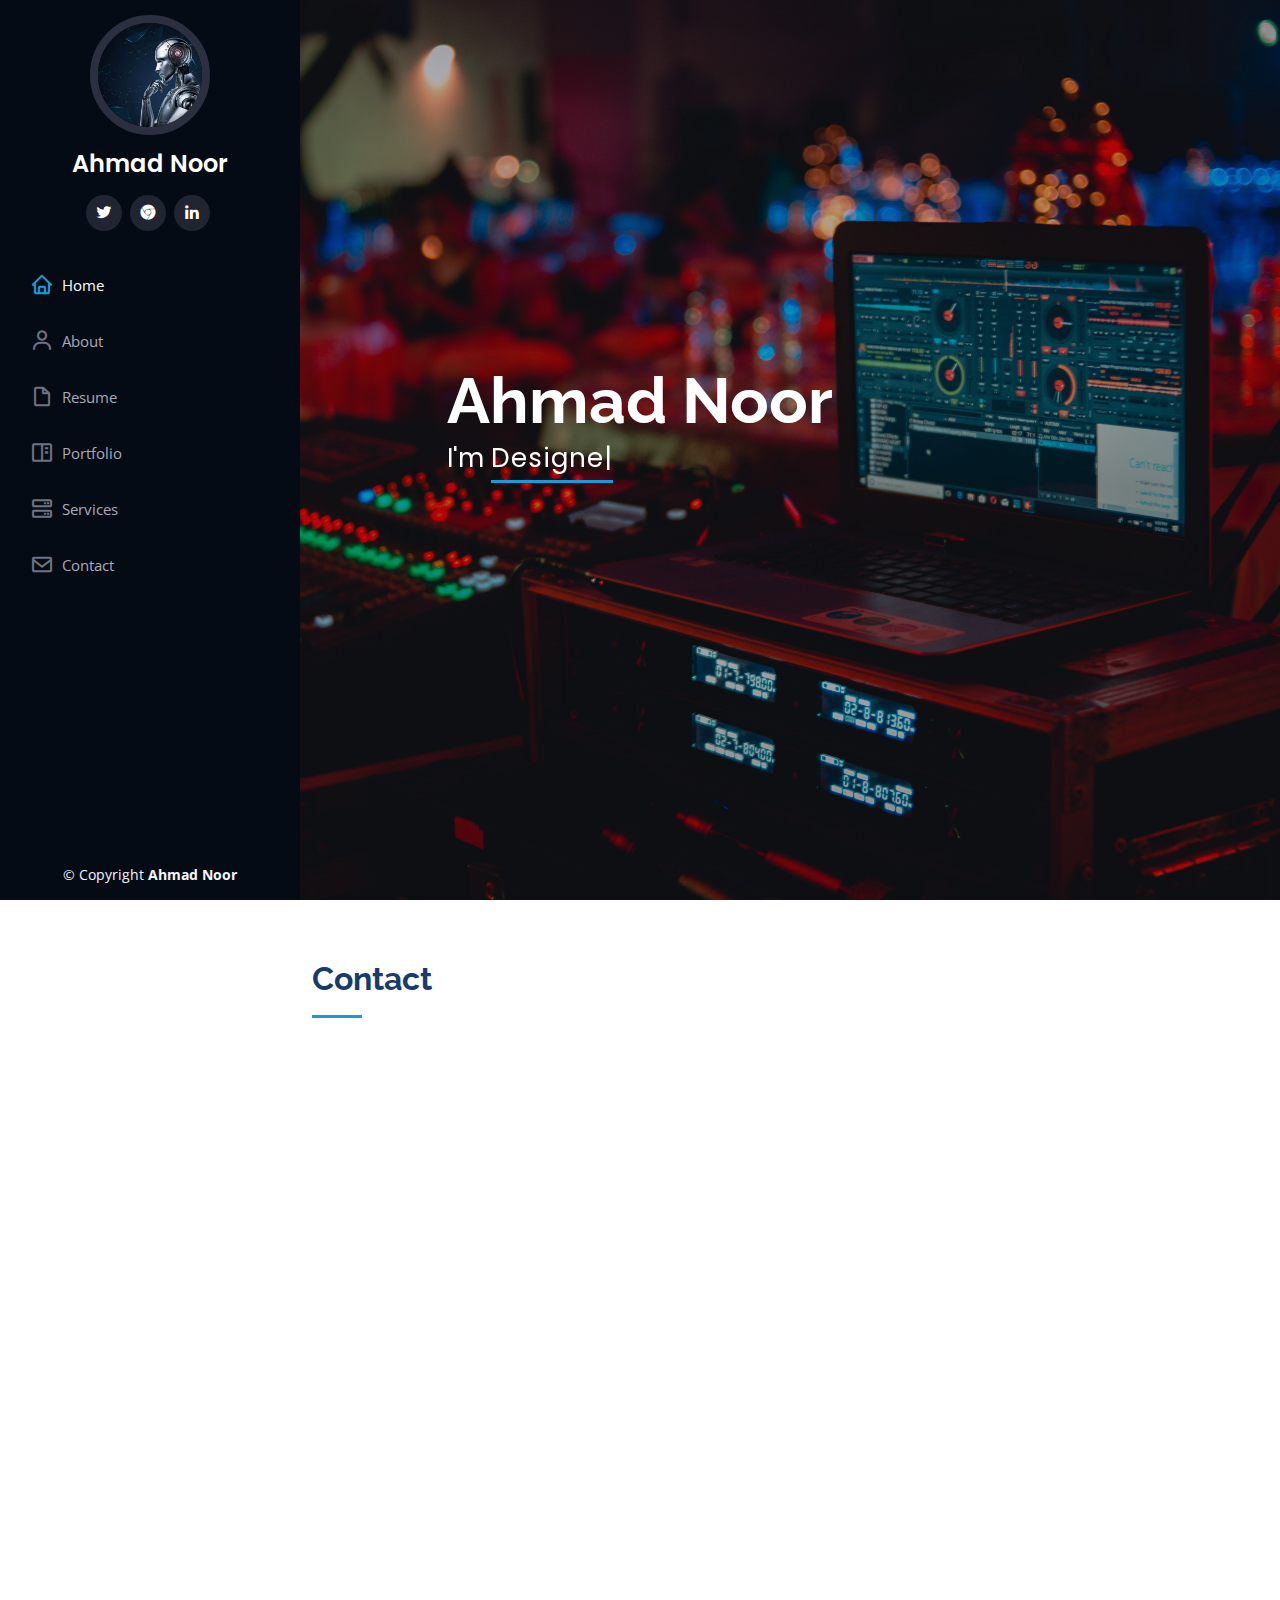
<file: index.html>
<!DOCTYPE html>
<html lang="en">

<head>
  <meta charset="utf-8">
  <meta content="width=device-width, initial-scale=1.0" name="viewport">

  <title>Ahmad Noor</title>
  <meta content="" name="description">
  <meta content="" name="keywords">

  <!-- Favicons -->
  <link href="assets/img/favicon1.jpg" rel="icon">
  <link href="assets/img/favicon1.jpg" rel="apple-touch-icon">

  <!-- Google Fonts -->
  <link href="https://fonts.googleapis.com/css?family=Open+Sans:300,300i,400,400i,600,600i,700,700i|Raleway:300,300i,400,400i,500,500i,600,600i,700,700i|Poppins:300,300i,400,400i,500,500i,600,600i,700,700i" rel="stylesheet">

  <!-- Vendor CSS Files -->
  <link href="assets/vendor/aos/aos.css" rel="stylesheet">
  <link href="assets/vendor/bootstrap/css/bootstrap.min.css" rel="stylesheet">
  <link href="assets/vendor/bootstrap-icons/bootstrap-icons.css" rel="stylesheet">
  <link href="assets/vendor/boxicons/css/boxicons.min.css" rel="stylesheet">
  <link href="assets/vendor/glightbox/css/glightbox.min.css" rel="stylesheet">
  <link href="assets/vendor/swiper/swiper-bundle.min.css" rel="stylesheet">

  <!-- Template Main CSS File -->
  <link href="assets/css/style.css" rel="stylesheet">


</head>

<body>

  <!-- ======= Mobile nav toggle button ======= -->
  <i class="bi bi-list mobile-nav-toggle d-xl-none"></i>

  <!-- ======= Header ======= -->
  <header id="header">
    <div class="d-flex flex-column">

      <div class="profile">
        <img src="assets/img/profile-img.jpg" alt="" class="img-fluid rounded-circle">
        <h1 class="text-light"><a href="index.html">Ahmad Noor</a></h1>
        <div class="social-links mt-3 text-center">
          <a href="https://twitter.com/AhmadR63" class="twitter"><i class="bx bxl-twitter"></i></a>
          <a href="https://anoor63.github.io/ahmed/" class="browser-chrome"><i class="bx bxl-chrome"></i></a>
         <a href="https://www.linkedin.com/in/ahmadr63" class="linkedin"><i class="bx bxl-linkedin"></i></a>
        </div>
      </div>

      <nav id="navbar" class="nav-menu navbar">
        <ul>
          <li><a href="index.html" class="nav-link scrollto active"><i class="bx bx-home"></i> <span>Home</span></a></li>
          <li><a href="about.html" class="nav-link scrollto"><i class="bx bx-user"></i> <span>About</span></a></li>
          <li><a href="resume.html" class="nav-link scrollto"><i class="bx bx-file-blank"></i> <span>Resume</span></a></li>
          <li><a href="portfolio.html" class="nav-link scrollto"><i class="bx bx-book-content"></i> <span>Portfolio</span></a></li>
          <li><a href="services.html" class="nav-link scrollto"><i class="bx bx-server"></i> <span>Services</span></a></li>
          <li><a href="contact.html" class="nav-link scrollto"><i class="bx bx-envelope"></i> <span>Contact</span></a></li>
        </ul>
      </nav><!-- .nav-menu -->
    </div>
  </header><!-- End Header -->

  <!-- ======= Hero Section ======= -->
  <section id="hero" class="d-flex flex-column justify-content-center align-items-center">
    <div class="hero-container" data-aos="fade-in">
      <h1>Ahmad Noor</h1>
      <p>I'm <span class="typed" data-typed-items="Designer, Developer, Freelancer, Pentester, Sales Manager"></span></p>
    </div>
  </section><!-- End Hero -->

  <main id="main">

  

  

   

  

  

   

    <!-- ======= Testimonials Section ======= 
    
    <section id="testimonials" class="testimonials section-bg">
      <div class="container">

        <div class="section-title">
          <h2>Testimonials</h2>
          <p>Magnam dolores commodi suscipit. Necessitatibus eius consequatur ex aliquid fuga eum quidem. Sit sint consectetur velit. Quisquam quos quisquam cupiditate. Et nemo qui impedit suscipit alias ea. Quia fugiat sit in iste officiis commodi quidem hic quas.</p>
        </div>

        <div class="testimonials-slider swiper" data-aos="fade-up" data-aos-delay="100">
          <div class="swiper-wrapper">

            <div class="swiper-slide">
              <div class="testimonial-item" data-aos="fade-up">
                <p>
                  <i class="bx bxs-quote-alt-left quote-icon-left"></i>
                  Proin iaculis purus consequat sem cure digni ssim donec porttitora entum suscipit rhoncus. Accusantium quam, ultricies eget id, aliquam eget nibh et. Maecen aliquam, risus at semper.
                  <i class="bx bxs-quote-alt-right quote-icon-right"></i>
                </p>
                <img src="assets/img/testimonials/testimonials-1.jpg" class="testimonial-img" alt="">
                <h3>Saul Goodman</h3>
                <h4>Ceo &amp; Founder</h4>
              </div>
            </div>
            
           

            <div class="swiper-slide">
              <div class="testimonial-item" data-aos="fade-up" data-aos-delay="100">
                <p>
                  <i class="bx bxs-quote-alt-left quote-icon-left"></i>
                  Export tempor illum tamen malis malis eram quae irure esse labore quem cillum quid cillum eram malis quorum velit fore eram velit sunt aliqua noster fugiat irure amet legam anim culpa.
                  <i class="bx bxs-quote-alt-right quote-icon-right"></i>
                </p>
                <img src="assets/img/testimonials/testimonials-2.jpg" class="testimonial-img" alt="">
                <h3>Sara Wilsson</h3>
                <h4>Designer</h4>
              </div>
            </div>
            
            

            <div class="swiper-slide">
              <div class="testimonial-item" data-aos="fade-up" data-aos-delay="200">
                <p>
                  <i class="bx bxs-quote-alt-left quote-icon-left"></i>
                  Enim nisi quem export duis labore cillum quae magna enim sint quorum nulla quem veniam duis minim tempor labore quem eram duis noster aute amet eram fore quis sint minim.
                  <i class="bx bxs-quote-alt-right quote-icon-right"></i>
                </p>
                <img src="assets/img/testimonials/testimonials-3.jpg" class="testimonial-img" alt="">
                <h3>Jena Karlis</h3>
                <h4>Store Owner</h4>
              </div>
            </div>
            
             End testimonial item 

            <div class="swiper-slide">
              <div class="testimonial-item" data-aos="fade-up" data-aos-delay="300">
                <p>
                  <i class="bx bxs-quote-alt-left quote-icon-left"></i>
                  Fugiat enim eram quae cillum dolore dolor amet nulla culpa multos export minim fugiat minim velit minim dolor enim duis veniam ipsum anim magna sunt elit fore quem dolore labore illum veniam.
                  <i class="bx bxs-quote-alt-right quote-icon-right"></i>
                </p>
                <img src="assets/img/testimonials/testimonials-4.jpg" class="testimonial-img" alt="">
                <h3>Matt Brandon</h3>
                <h4>Freelancer</h4>
              </div>
            </div>
            
            End testimonial item 

            <div class="swiper-slide">
              <div class="testimonial-item" data-aos="fade-up" data-aos-delay="400">
                <p>
                  <i class="bx bxs-quote-alt-left quote-icon-left"></i>
                  Quis quorum aliqua sint quem legam fore sunt eram irure aliqua veniam tempor noster veniam enim culpa labore duis sunt culpa nulla illum cillum fugiat legam esse veniam culpa fore nisi cillum quid.
                  <i class="bx bxs-quote-alt-right quote-icon-right"></i>
                </p>
                <img src="assets/img/testimonials/testimonials-5.jpg" class="testimonial-img" alt="">
                <h3>John Larson</h3>
                <h4>Entrepreneur</h4>
              </div>
            </div>
            
            End testimonial item 

          </div>
          <div class="swiper-pagination"></div>
        </div>

      </div>
    </section>
    
    End Testimonials Section -->

    <!-- ======= Contact Section ======= -->
    <section id="contact" class="contact">
      <div class="container">

        <div class="section-title">
          <h2>Contact</h2>
         </div>

        <div class="row" data-aos="fade-in">

          <div class="col-lg-5 d-flex align-items-stretch">
            <div class="info">
              <div class="address">
                <i class="bi bi-geo-alt"></i>
                <h4>Location:</h4>
                <p>Jeddah - KSA</p>
              </div>

              <div class="email">
                <i class="bi bi-envelope"></i>
                <h4>Email:</h4>
                <p>mr.ahmadr63@gmail.com</p>
              </div>

              <div class="phone">
                <i class="bi bi-phone"></i>
                <h4>Call:</h4>
                <p>+966 55 319 4486</p>
              </div>

              <div class="twitter">
                <i class="bi bi-twitter"></i>
                <h4>Twitter:</h4>
                <p>@AhmadR63</p>
              </div>


              <div class="phone">
                <i class="bi bi-linkedin"></i>
                <h4>LinkedIn:</h4>
                <p>@AhmadR63</p>
              </div>
             </div>

          </div>
<!--
          <div class="col-lg-7 mt-5 mt-lg-0 d-flex align-items-stretch">
            <form action="forms/contact.php" method="post" role="form" class="php-email-form">
              <div class="row">
                <div class="form-group col-md-6">
                  <label for="name">Your Name</label>
                  <input type="text" name="name" class="form-control" id="name" required>
                </div>
                <div class="form-group col-md-6">
                  <label for="name">Your Email</label>
                  <input type="email" class="form-control" name="email" id="email" required>
                </div>
              </div>
              <div class="form-group">
                <label for="name">Subject</label>
                <input type="text" class="form-control" name="subject" id="subject" required>
              </div>
              <div class="form-group">
                <label for="name">Message</label>
                <textarea class="form-control" name="message" rows="10" required></textarea>
              </div>
              <div class="my-3">
                <div class="loading">Loading</div>
                <div class="error-message"></div>
                <div class="sent-message">Your message has been sent. Thank you!</div>
              </div>
              <div class="text-center"><button type="submit">Send Message</button></div>
            </form>
          </div>
-->
        </div>

      </div>
    </section><!-- End Contact Section -->

  </main><!-- End #main -->

  <!-- ======= Footer ======= -->
  <footer id="footer">
    <div class="container">
      <div class="copyright">
        &copy; Copyright <strong><span>Ahmad Noor</span></strong>
      </div>
     
    </div>
  </footer><!-- End  Footer -->

  <a href="#" class="back-to-top d-flex align-items-center justify-content-center"><i class="bi bi-arrow-up-short"></i></a>

  <!-- Vendor JS Files -->
  <script src="assets/vendor/purecounter/purecounter_vanilla.js"></script>
  <script src="assets/vendor/aos/aos.js"></script>
  <script src="assets/vendor/bootstrap/js/bootstrap.bundle.min.js"></script>
  <script src="assets/vendor/glightbox/js/glightbox.min.js"></script>
  <script src="assets/vendor/isotope-layout/isotope.pkgd.min.js"></script>
  <script src="assets/vendor/swiper/swiper-bundle.min.js"></script>
  <script src="assets/vendor/typed.js/typed.min.js"></script>
  <script src="assets/vendor/waypoints/noframework.waypoints.js"></script>
  <script src="assets/vendor/php-email-form/validate.js"></script>

  <!-- Template Main JS File -->
  <script src="assets/js/main.js"></script>

</body>

</html>
</file>
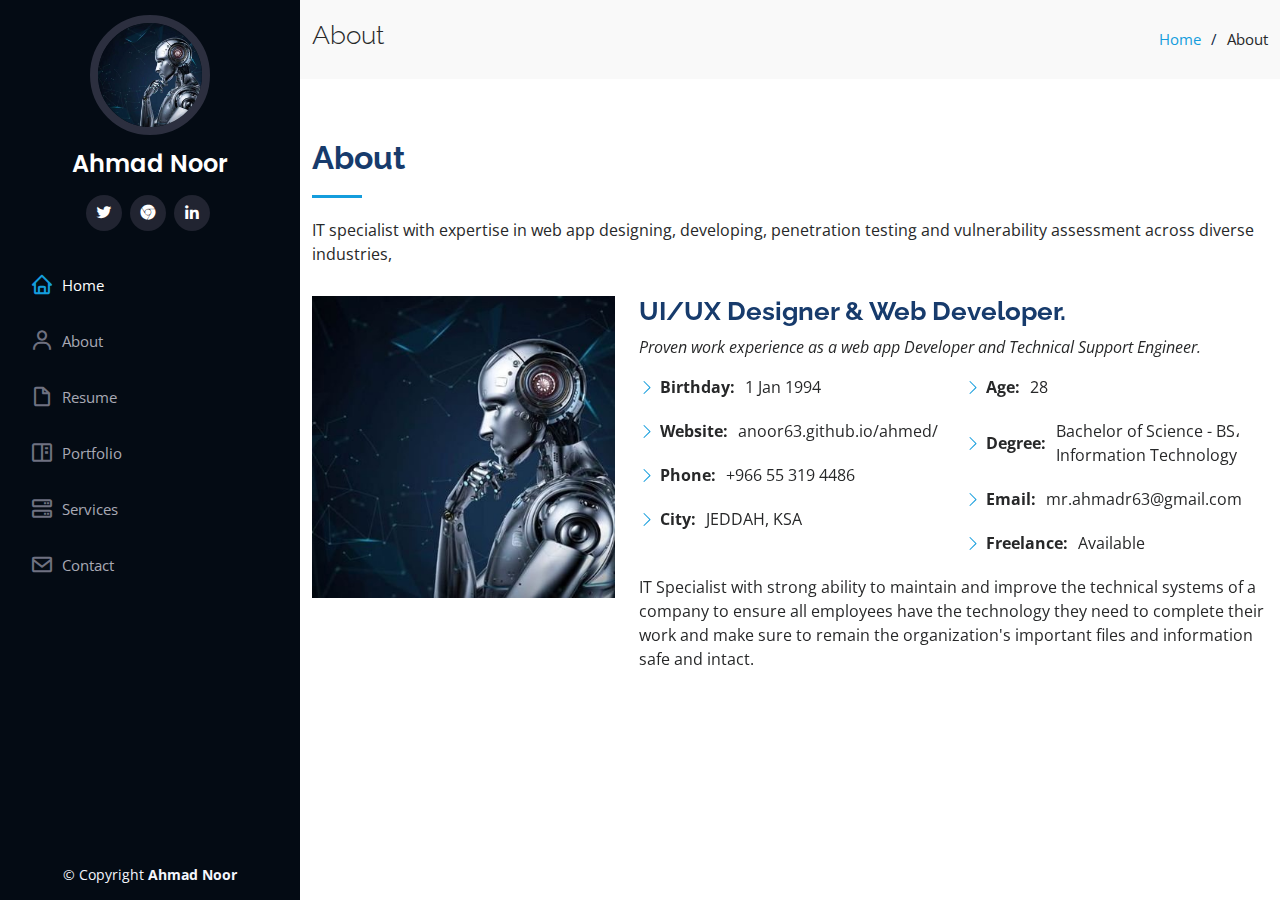
<file: about.html>
<!DOCTYPE html>
<html lang="en">

<head>
  <meta charset="utf-8">
  <meta content="width=device-width, initial-scale=1.0" name="viewport">

  <title>Ahmad Noor</title>
  <meta content="" name="description">
  <meta content="" name="keywords">

  <!-- Favicons -->
  <link href="assets/img/favicon1.jpg" rel="icon">
  <link href="assets/img/favicon1.jpg" rel="apple-touch-icon">

  <!-- Google Fonts -->
  <link href="https://fonts.googleapis.com/css?family=Open+Sans:300,300i,400,400i,600,600i,700,700i|Raleway:300,300i,400,400i,500,500i,600,600i,700,700i|Poppins:300,300i,400,400i,500,500i,600,600i,700,700i" rel="stylesheet">

  <!-- Vendor CSS Files -->
  <link href="assets/vendor/aos/aos.css" rel="stylesheet">
  <link href="assets/vendor/bootstrap/css/bootstrap.min.css" rel="stylesheet">
  <link href="assets/vendor/bootstrap-icons/bootstrap-icons.css" rel="stylesheet">
  <link href="assets/vendor/boxicons/css/boxicons.min.css" rel="stylesheet">
  <link href="assets/vendor/glightbox/css/glightbox.min.css" rel="stylesheet">
  <link href="assets/vendor/swiper/swiper-bundle.min.css" rel="stylesheet">

  <!-- Template Main CSS File -->
  <link href="assets/css/style.css" rel="stylesheet">


</head>

<body>

  <!-- ======= Mobile nav toggle button ======= -->
  <i class="bi bi-list mobile-nav-toggle d-xl-none"></i>

  <!-- ======= Header ======= -->
  <header id="header">
    <div class="d-flex flex-column">

      <div class="profile">
        <img src="assets/img/profile-img.jpg" alt="" class="img-fluid rounded-circle">
        <h1 class="text-light"><a href="index.html">Ahmad Noor</a></h1>
        <div class="social-links mt-3 text-center">
          <a href="https://twitter.com/AhmadR63" class="twitter"><i class="bx bxl-twitter"></i></a>
          <a href="https://anoor63.github.io/ahmed/" class="browser-chrome"><i class="bx bxl-chrome"></i></a>
         <a href="https://www.linkedin.com/in/ahmadr63" class="linkedin"><i class="bx bxl-linkedin"></i></a>
        </div>
      </div>

      <nav id="navbar" class="nav-menu navbar">
        <ul>
          <li><a href="index.html" class="nav-link scrollto active"><i class="bx bx-home"></i> <span>Home</span></a></li>
          <li><a href="about.html" class="nav-link scrollto"><i class="bx bx-user"></i> <span>About</span></a></li>
          <li><a href="resume.html" class="nav-link scrollto"><i class="bx bx-file-blank"></i> <span>Resume</span></a></li>
          <li><a href="portfolio.html" class="nav-link scrollto"><i class="bx bx-book-content"></i> <span>Portfolio</span></a></li>
          <li><a href="services.html" class="nav-link scrollto"><i class="bx bx-server"></i> <span>Services</span></a></li>
          <li><a href="contact.html" class="nav-link scrollto"><i class="bx bx-envelope"></i> <span>Contact</span></a></li>
        </ul>
      </nav><!-- .nav-menu -->
    </div>
  </header><!-- End Header -->



  <main id="main">

    <!-- ======= Breadcrumbs ======= -->
    <section id="breadcrumbs" class="breadcrumbs">
      <div class="container">

        <div class="d-flex justify-content-between align-items-center">
          <h2>About</h2>
          <ol>
            <li><a href="index.html">Home</a></li>
            <li>About</li>
          </ol>
        </div>

      </div>
    </section><!-- End Breadcrumbs -->

     <!-- ======= About Section ======= -->
     <section id="about" class="about">
      <div class="container">

        <div class="section-title">
          <h2>About</h2>
          <p>
            IT specialist with expertise in web app designing, developing, penetration testing and vulnerability assessment
             across diverse industries, 
            </p>

        </div>

        <div class="row">
          <div class="col-lg-4" data-aos="fade-right">
            <img src="assets/img/profile-img.jpg" class="img-fluid" alt="">
          </div>
          <div class="col-lg-8 pt-4 pt-lg-0 content" data-aos="fade-left">
            <h3>UI/UX Designer &amp; Web Developer.</h3>
            <p class="fst-italic">
              Proven work experience as a web app Developer and Technical Support Engineer.
            </p>
            <div class="row">
              <div class="col-lg-6">
                <ul>
                  <li><i class="bi bi-chevron-right"></i> <strong>Birthday:</strong> <span>1 Jan 1994</span></li>
                  <li><i class="bi bi-chevron-right"></i> <strong>Website:</strong> <span>anoor63.github.io/ahmed/</span></li>
                  <li><i class="bi bi-chevron-right"></i> <strong>Phone:</strong> <span>+966 55 319 4486</span></li>
                  <li><i class="bi bi-chevron-right"></i> <strong>City:</strong> <span>JEDDAH, KSA</span></li>
                </ul>
              </div>
              <div class="col-lg-6">
                <ul>
                  <li><i class="bi bi-chevron-right"></i> <strong>Age:</strong> <span>28</span></li>
                  <li><i class="bi bi-chevron-right"></i> <strong>Degree:</strong> <span>
                    Bachelor of Science - BS، Information Technology</span></li>
                  <li><i class="bi bi-chevron-right"></i> <strong>Email:</strong> <span>mr.ahmadr63@gmail.com</span></li>
                  <li><i class="bi bi-chevron-right"></i> <strong>Freelance:</strong> <span>Available</span></li>
                </ul>
              </div>
            </div>
            <p>
              IT Specialist with strong ability to maintain
            and improve the technical systems of a
            company to ensure all employees have the
            technology they need to complete their
            work and make sure to remain the organization's important files
            and information safe and intact. </p>
          </div>
        </div>

      </div>
    </section><!-- End About Section -->

  </main><!-- End #main -->

  <!-- ======= Footer ======= -->
  <footer id="footer">
    <div class="container">
      <div class="copyright">
        &copy; Copyright <strong><span>Ahmad Noor</span></strong>
      </div>
     
    </div>
  </footer><!-- End  Footer -->

  <a href="#" class="back-to-top d-flex align-items-center justify-content-center"><i class="bi bi-arrow-up-short"></i></a>

  <!-- Vendor JS Files -->
  <script src="assets/vendor/purecounter/purecounter_vanilla.js"></script>
  <script src="assets/vendor/aos/aos.js"></script>
  <script src="assets/vendor/bootstrap/js/bootstrap.bundle.min.js"></script>
  <script src="assets/vendor/glightbox/js/glightbox.min.js"></script>
  <script src="assets/vendor/isotope-layout/isotope.pkgd.min.js"></script>
  <script src="assets/vendor/swiper/swiper-bundle.min.js"></script>
  <script src="assets/vendor/typed.js/typed.min.js"></script>
  <script src="assets/vendor/waypoints/noframework.waypoints.js"></script>
  <script src="assets/vendor/php-email-form/validate.js"></script>

  <!-- Template Main JS File -->
  <script src="assets/js/main.js"></script>

</body>

</html>
</file>
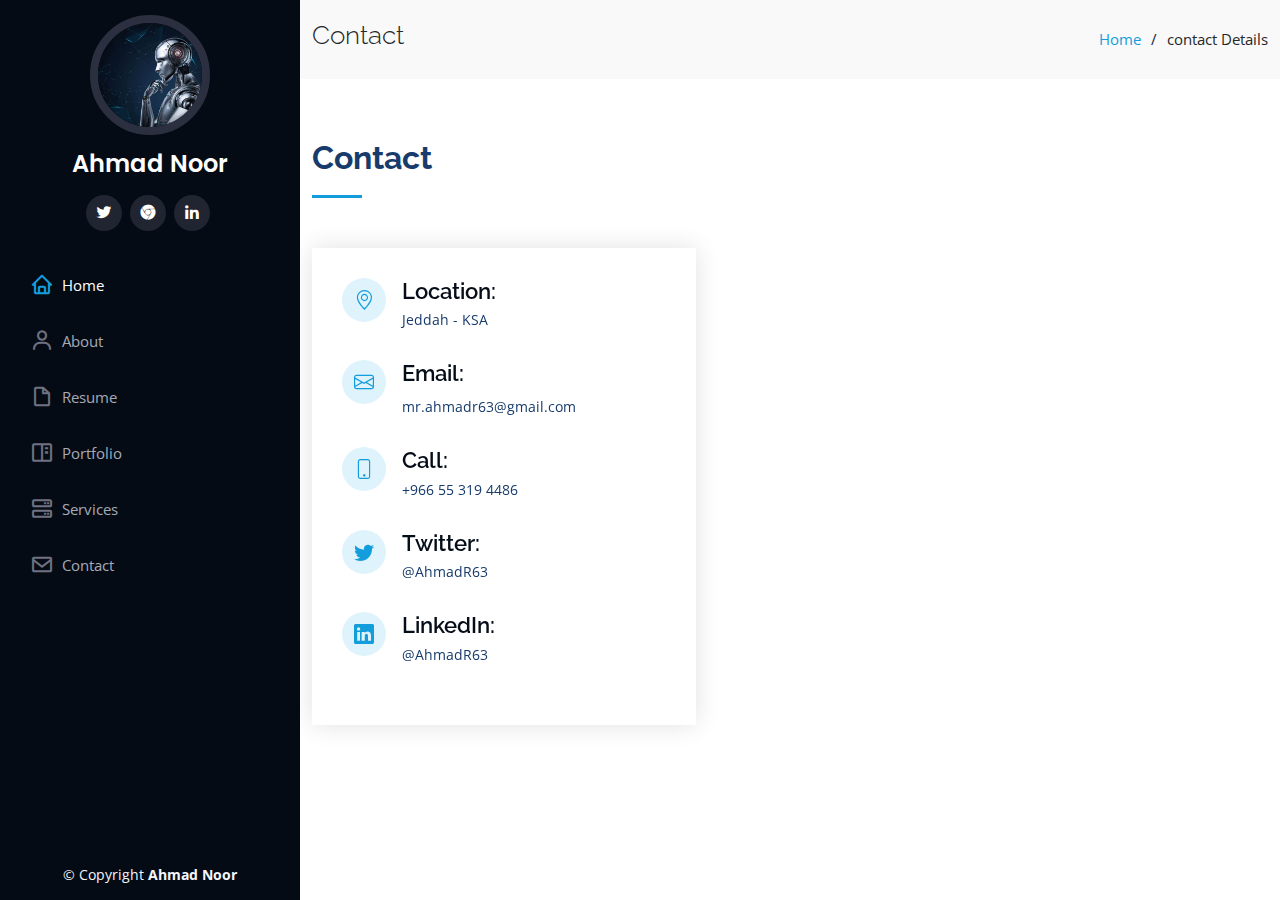
<file: contact.html>
<!DOCTYPE html>
<html lang="en">

<head>
  <meta charset="utf-8">
  <meta content="width=device-width, initial-scale=1.0" name="viewport">

  <title>Ahmad Noor</title>
  <meta content="" name="description">
  <meta content="" name="keywords">

  <!-- Favicons -->
  <link href="assets/img/favicon1.jpg" rel="icon">
  <link href="assets/img/favicon1.jpg" rel="apple-touch-icon">

  <!-- Google Fonts -->
  <link href="https://fonts.googleapis.com/css?family=Open+Sans:300,300i,400,400i,600,600i,700,700i|Raleway:300,300i,400,400i,500,500i,600,600i,700,700i|Poppins:300,300i,400,400i,500,500i,600,600i,700,700i" rel="stylesheet">

  <!-- Vendor CSS Files -->
  <link href="assets/vendor/aos/aos.css" rel="stylesheet">
  <link href="assets/vendor/bootstrap/css/bootstrap.min.css" rel="stylesheet">
  <link href="assets/vendor/bootstrap-icons/bootstrap-icons.css" rel="stylesheet">
  <link href="assets/vendor/boxicons/css/boxicons.min.css" rel="stylesheet">
  <link href="assets/vendor/glightbox/css/glightbox.min.css" rel="stylesheet">
  <link href="assets/vendor/swiper/swiper-bundle.min.css" rel="stylesheet">

  <!-- Template Main CSS File -->
  <link href="assets/css/style.css" rel="stylesheet">

 
</head>

<body>

  <!-- ======= Mobile nav toggle button ======= -->
  <i class="bi bi-list mobile-nav-toggle d-xl-none"></i>

  <!-- ======= Header ======= -->
  <header id="header">
    <div class="d-flex flex-column">

      <div class="profile">
        <img src="assets/img/profile-img.jpg" alt="" class="img-fluid rounded-circle">
        <h1 class="text-light"><a href="index.html">Ahmad Noor</a></h1>
        <div class="social-links mt-3 text-center">
          <a href="https://twitter.com/AhmadR63" class="twitter"><i class="bx bxl-twitter"></i></a>
          <a href="https://anoor63.github.io/ahmed/" class="browser-chrome"><i class="bx bxl-chrome"></i></a>
         <a href="https://www.linkedin.com/in/ahmadr63" class="linkedin"><i class="bx bxl-linkedin"></i></a>
        </div>
      </div>

      <nav id="navbar" class="nav-menu navbar">
        <ul>
          <li><a href="index.html" class="nav-link scrollto active"><i class="bx bx-home"></i> <span>Home</span></a></li>
          <li><a href="about.html" class="nav-link scrollto"><i class="bx bx-user"></i> <span>About</span></a></li>
          <li><a href="resume.html" class="nav-link scrollto"><i class="bx bx-file-blank"></i> <span>Resume</span></a></li>
          <li><a href="portfolio.html" class="nav-link scrollto"><i class="bx bx-book-content"></i> <span>Portfolio</span></a></li>
          <li><a href="services.html" class="nav-link scrollto"><i class="bx bx-server"></i> <span>Services</span></a></li>
          <li><a href="contact.html" class="nav-link scrollto"><i class="bx bx-envelope"></i> <span>Contact</span></a></li>
        </ul>
      </nav><!-- .nav-menu -->
    </div>
  </header><!-- End Header -->



  <main id="main">

    <!-- ======= Breadcrumbs ======= -->
    <section id="breadcrumbs" class="breadcrumbs">
      <div class="container">

        <div class="d-flex justify-content-between align-items-center">
          <h2>Contact</h2>
          <ol>
            <li><a href="index.html">Home</a></li>
            <li>contact Details</li>
          </ol>
        </div>

      </div>
    </section><!-- End Breadcrumbs -->

   <!-- ======= Contact Section ======= -->
   <section id="contact" class="contact">
    <div class="container">

      <div class="section-title">
        <h2>Contact</h2>
       </div>

      <div class="row" data-aos="fade-in">

        <div class="col-lg-5 d-flex align-items-stretch">
          <div class="info">
            <div class="address">
              <i class="bi bi-geo-alt"></i>
              <h4>Location:</h4>
              <p>Jeddah - KSA</p>
            </div>

            <div class="email">
              <i class="bi bi-envelope"></i>
              <h4>Email:</h4>
              <p>mr.ahmadr63@gmail.com</p>
            </div>

            <div class="phone">
              <i class="bi bi-phone"></i>
              <h4>Call:</h4>
              <p>+966 55 319 4486</p>
            </div>

            <div class="twitter">
              <i class="bi bi-twitter"></i>
              <h4>Twitter:</h4>
              <p>@AhmadR63</p>
            </div>


            <div class="phone">
              <i class="bi bi-linkedin"></i>
              <h4>LinkedIn:</h4>
              <p>@AhmadR63</p>
            </div>
           </div>

        </div>

  </main><!-- End #main -->

  <!-- ======= Footer ======= -->
  <footer id="footer">
    <div class="container">
      <div class="copyright">
        &copy; Copyright <strong><span>Ahmad Noor</span></strong>
      </div>
     
    </div>
  </footer><!-- End  Footer -->

  <a href="#" class="back-to-top d-flex align-items-center justify-content-center"><i class="bi bi-arrow-up-short"></i></a>

  <!-- Vendor JS Files -->
  <script src="assets/vendor/purecounter/purecounter_vanilla.js"></script>
  <script src="assets/vendor/aos/aos.js"></script>
  <script src="assets/vendor/bootstrap/js/bootstrap.bundle.min.js"></script>
  <script src="assets/vendor/glightbox/js/glightbox.min.js"></script>
  <script src="assets/vendor/isotope-layout/isotope.pkgd.min.js"></script>
  <script src="assets/vendor/swiper/swiper-bundle.min.js"></script>
  <script src="assets/vendor/typed.js/typed.min.js"></script>
  <script src="assets/vendor/waypoints/noframework.waypoints.js"></script>
  <script src="assets/vendor/php-email-form/validate.js"></script>

  <!-- Template Main JS File -->
  <script src="assets/js/main.js"></script>

</body>

</html>
</file>
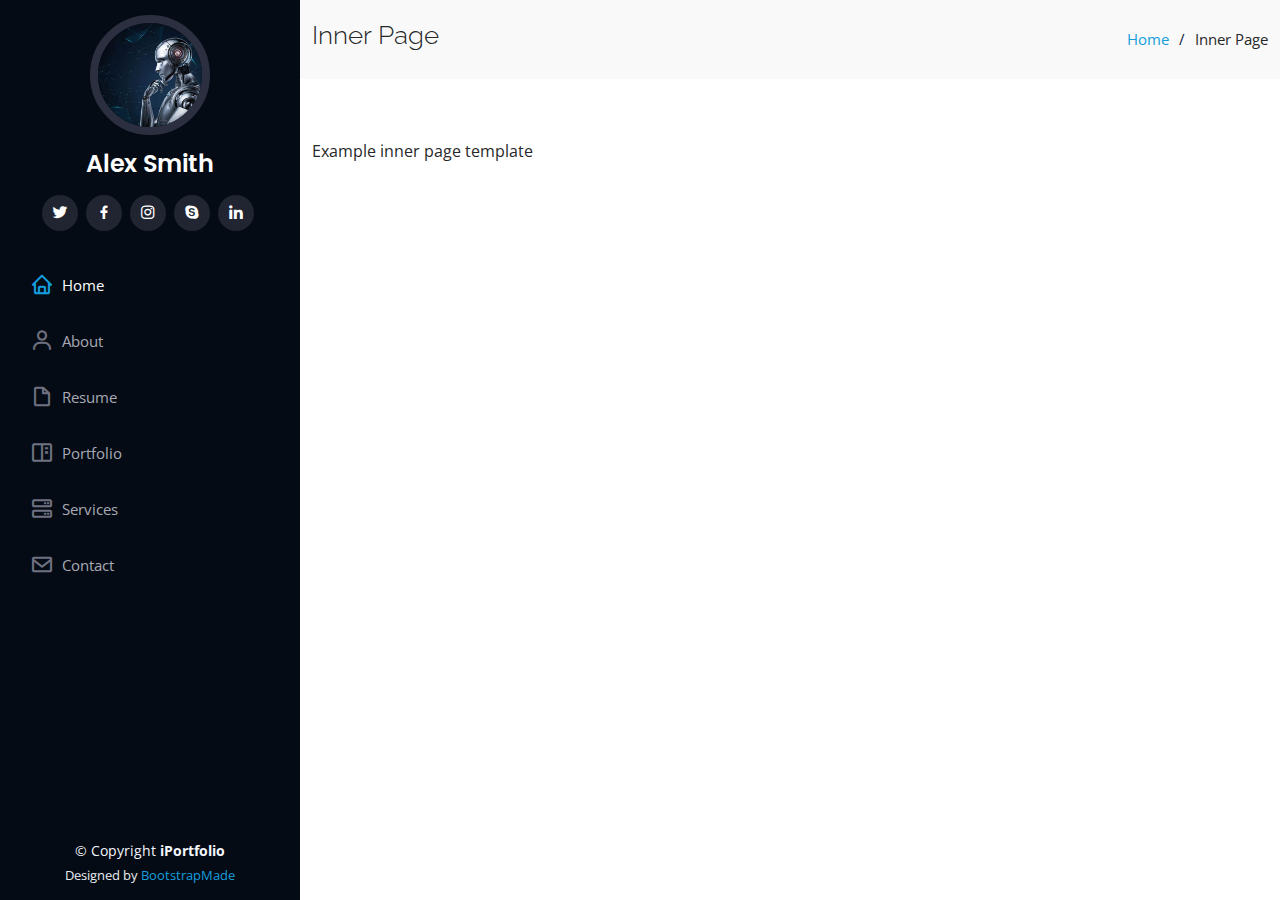
<file: inner-page.html>
<!DOCTYPE html>
<html lang="en">

<head>
  <meta charset="utf-8">
  <meta content="width=device-width, initial-scale=1.0" name="viewport">

  <title>Inner Page - iPortfolio Bootstrap Template</title>
  <meta content="" name="description">
  <meta content="" name="keywords">

  <!-- Favicons -->
  <link href="assets/img/favicon.png" rel="icon">
  <link href="assets/img/apple-touch-icon.png" rel="apple-touch-icon">

  <!-- Google Fonts -->
  <link href="https://fonts.googleapis.com/css?family=Open+Sans:300,300i,400,400i,600,600i,700,700i|Raleway:300,300i,400,400i,500,500i,600,600i,700,700i|Poppins:300,300i,400,400i,500,500i,600,600i,700,700i" rel="stylesheet">

  <!-- Vendor CSS Files -->
  <link href="assets/vendor/aos/aos.css" rel="stylesheet">
  <link href="assets/vendor/bootstrap/css/bootstrap.min.css" rel="stylesheet">
  <link href="assets/vendor/bootstrap-icons/bootstrap-icons.css" rel="stylesheet">
  <link href="assets/vendor/boxicons/css/boxicons.min.css" rel="stylesheet">
  <link href="assets/vendor/glightbox/css/glightbox.min.css" rel="stylesheet">
  <link href="assets/vendor/swiper/swiper-bundle.min.css" rel="stylesheet">

  <!-- Template Main CSS File -->
  <link href="assets/css/style.css" rel="stylesheet">

  <!-- =======================================================
  * Template Name: iPortfolio - v3.10.0
  * Template URL: https://bootstrapmade.com/iportfolio-bootstrap-portfolio-websites-template/
  * Author: BootstrapMade.com
  * License: https://bootstrapmade.com/license/
  ======================================================== -->
</head>

<body>

  <!-- ======= Mobile nav toggle button ======= -->
  <i class="bi bi-list mobile-nav-toggle d-xl-none"></i>

  <!-- ======= Header ======= -->
  <header id="header">
    <div class="d-flex flex-column">

      <div class="profile">
        <img src="assets/img/profile-img.jpg" alt="" class="img-fluid rounded-circle">
        <h1 class="text-light"><a href="index.html">Alex Smith</a></h1>
        <div class="social-links mt-3 text-center">
          <a href="#" class="twitter"><i class="bx bxl-twitter"></i></a>
          <a href="#" class="facebook"><i class="bx bxl-facebook"></i></a>
          <a href="#" class="instagram"><i class="bx bxl-instagram"></i></a>
          <a href="#" class="google-plus"><i class="bx bxl-skype"></i></a>
          <a href="#" class="linkedin"><i class="bx bxl-linkedin"></i></a>
        </div>
      </div>

      <nav id="navbar" class="nav-menu navbar">
        <ul>
          <li><a href="#hero" class="nav-link scrollto active"><i class="bx bx-home"></i> <span>Home</span></a></li>
          <li><a href="#about" class="nav-link scrollto"><i class="bx bx-user"></i> <span>About</span></a></li>
          <li><a href="#resume" class="nav-link scrollto"><i class="bx bx-file-blank"></i> <span>Resume</span></a></li>
          <li><a href="#portfolio" class="nav-link scrollto"><i class="bx bx-book-content"></i> <span>Portfolio</span></a></li>
          <li><a href="#services" class="nav-link scrollto"><i class="bx bx-server"></i> <span>Services</span></a></li>
          <li><a href="#contact" class="nav-link scrollto"><i class="bx bx-envelope"></i> <span>Contact</span></a></li>
        </ul>
      </nav><!-- .nav-menu -->
    </div>
  </header><!-- End Header -->

  <main id="main">

    <!-- ======= Breadcrumbs ======= -->
    <section class="breadcrumbs">
      <div class="container">

        <div class="d-flex justify-content-between align-items-center">
          <h2>Inner Page</h2>
          <ol>
            <li><a href="index.html">Home</a></li>
            <li>Inner Page</li>
          </ol>
        </div>

      </div>
    </section><!-- End Breadcrumbs -->

    <section class="inner-page">
      <div class="container">
        <p>
          Example inner page template
        </p>
      </div>
    </section>

  </main><!-- End #main -->

  <!-- ======= Footer ======= -->
  <footer id="footer">
    <div class="container">
      <div class="copyright">
        &copy; Copyright <strong><span>iPortfolio</span></strong>
      </div>
      <div class="credits">
        <!-- All the links in the footer should remain intact. -->
        <!-- You can delete the links only if you purchased the pro version. -->
        <!-- Licensing information: https://bootstrapmade.com/license/ -->
        <!-- Purchase the pro version with working PHP/AJAX contact form: https://bootstrapmade.com/iportfolio-bootstrap-portfolio-websites-template/ -->
        Designed by <a href="https://bootstrapmade.com/">BootstrapMade</a>
      </div>
    </div>
  </footer><!-- End  Footer -->

  <a href="#" class="back-to-top d-flex align-items-center justify-content-center"><i class="bi bi-arrow-up-short"></i></a>

  <!-- Vendor JS Files -->
  <script src="assets/vendor/purecounter/purecounter_vanilla.js"></script>
  <script src="assets/vendor/aos/aos.js"></script>
  <script src="assets/vendor/bootstrap/js/bootstrap.bundle.min.js"></script>
  <script src="assets/vendor/glightbox/js/glightbox.min.js"></script>
  <script src="assets/vendor/isotope-layout/isotope.pkgd.min.js"></script>
  <script src="assets/vendor/swiper/swiper-bundle.min.js"></script>
  <script src="assets/vendor/typed.js/typed.min.js"></script>
  <script src="assets/vendor/waypoints/noframework.waypoints.js"></script>
  <script src="assets/vendor/php-email-form/validate.js"></script>

  <!-- Template Main JS File -->
  <script src="assets/js/main.js"></script>

</body>

</html>
</file>
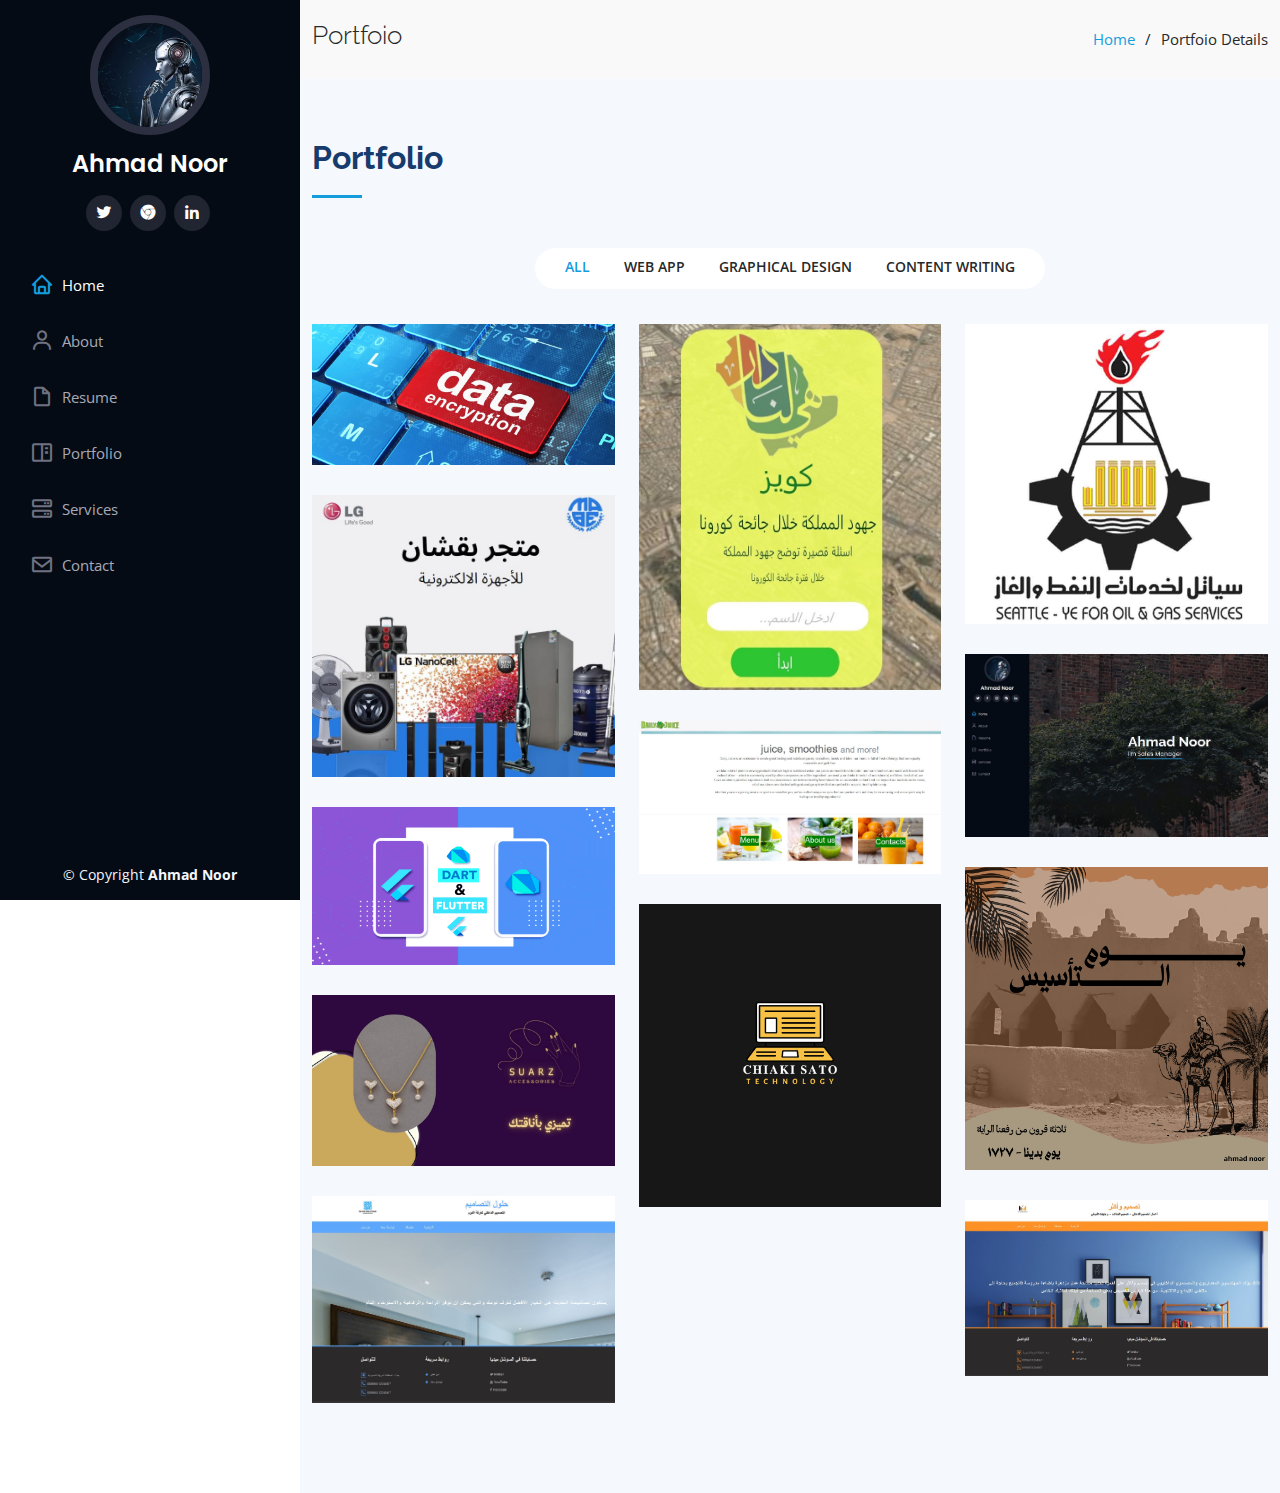
<file: portfolio.html>
<!DOCTYPE html>
<html lang="en">

<head>
  <meta charset="utf-8">
  <meta content="width=device-width, initial-scale=1.0" name="viewport">

  <title>Ahmad Noor</title>
  <meta content="" name="description">
  <meta content="" name="keywords">

  <!-- Favicons -->
  <link href="assets/img/favicon1.jpg" rel="icon">
  <link href="assets/img/favicon1.jpg" rel="apple-touch-icon">

  <!-- Google Fonts -->
  <link href="https://fonts.googleapis.com/css?family=Open+Sans:300,300i,400,400i,600,600i,700,700i|Raleway:300,300i,400,400i,500,500i,600,600i,700,700i|Poppins:300,300i,400,400i,500,500i,600,600i,700,700i" rel="stylesheet">

  <!-- Vendor CSS Files -->
  <link href="assets/vendor/aos/aos.css" rel="stylesheet">
  <link href="assets/vendor/bootstrap/css/bootstrap.min.css" rel="stylesheet">
  <link href="assets/vendor/bootstrap-icons/bootstrap-icons.css" rel="stylesheet">
  <link href="assets/vendor/boxicons/css/boxicons.min.css" rel="stylesheet">
  <link href="assets/vendor/glightbox/css/glightbox.min.css" rel="stylesheet">
  <link href="assets/vendor/swiper/swiper-bundle.min.css" rel="stylesheet">

  <!-- Template Main CSS File -->
  <link href="assets/css/style.css" rel="stylesheet">

 
</head>

<body>

  <!-- ======= Mobile nav toggle button ======= -->
  <i class="bi bi-list mobile-nav-toggle d-xl-none"></i>

  <!-- ======= Header ======= -->
  <header id="header">
    <div class="d-flex flex-column">

      <div class="profile">
        <img src="assets/img/profile-img.jpg" alt="" class="img-fluid rounded-circle">
        <h1 class="text-light"><a href="index.html">Ahmad Noor</a></h1>
        <div class="social-links mt-3 text-center">
          <a href="https://twitter.com/AhmadR63" class="twitter"><i class="bx bxl-twitter"></i></a>
          <a href="https://anoor63.github.io/ahmed/" class="browser-chrome"><i class="bx bxl-chrome"></i></a>
         <a href="https://www.linkedin.com/in/ahmadr63" class="linkedin"><i class="bx bxl-linkedin"></i></a>
        </div>
      </div>

      <nav id="navbar" class="nav-menu navbar">
        <ul>
          <li><a href="index.html" class="nav-link scrollto active"><i class="bx bx-home"></i> <span>Home</span></a></li>
          <li><a href="about.html" class="nav-link scrollto"><i class="bx bx-user"></i> <span>About</span></a></li>
          <li><a href="resume.html" class="nav-link scrollto"><i class="bx bx-file-blank"></i> <span>Resume</span></a></li>
          <li><a href="portfolio.html" class="nav-link scrollto"><i class="bx bx-book-content"></i> <span>Portfolio</span></a></li>
          <li><a href="services.html" class="nav-link scrollto"><i class="bx bx-server"></i> <span>Services</span></a></li>
          <li><a href="contact.html" class="nav-link scrollto"><i class="bx bx-envelope"></i> <span>Contact</span></a></li>
        </ul>
      </nav><!-- .nav-menu -->
    </div>
  </header><!-- End Header -->



  <main id="main">

    <!-- ======= Breadcrumbs ======= -->
    <section id="breadcrumbs" class="breadcrumbs">
      <div class="container">

        <div class="d-flex justify-content-between align-items-center">
          <h2>Portfoio </h2>
          <ol>
            <li><a href="index.html">Home</a></li>
            <li>Portfoio Details</li>
          </ol>
        </div>

      </div>
    </section><!-- End Breadcrumbs -->

    <!-- ======= Portfolio Section ======= -->
    <section id="portfolio" class="portfolio section-bg">
      <div class="container">

        <div class="section-title">
          <h2>Portfolio</h2>
        </div>

        <div class="row" data-aos="fade-up">
          <div class="col-lg-12 d-flex justify-content-center">
            <ul id="portfolio-flters">
              <li data-filter="*" class="filter-active">All</li>
              <li data-filter=".filter-web">Web App</li>
              <li data-filter=".filter-design">Graphical Design</li>
              <li data-filter=".filter-content">Content writing</li>
            </ul>
          </div>
        </div>

        <div class="row" data-aos="fade-up">
        
        </div>

        <div class="row portfolio-container" data-aos="fade-up" data-aos-delay="100">

          <div class="col-lg-4 col-md-6 portfolio-item filter-content">
            <div class="portfolio-wrap">
              <img src="assets/img/portfolio/dataencryption.jpg" class="img-fluid" alt="">
              <div class="portfolio-links">
                <a href="assets/img/portfolio/dataencryption.jpg" data-gallery="portfolioGallery" class="portfolio-lightbox" title="content writing 1"><i class="bx bx-plus"></i></a>
                <a href="https://twitter.com/AhmadR63/status/1483321882485182464" title="More Details"><i class="bx bx-link"></i></a>
              </div>
            </div>
          </div>

          <div class="col-lg-4 col-md-6 portfolio-item filter-web">
            <div class="portfolio-wrap">
              <img src="assets/img/portfolio/aaaaFAKbQpOUUAUhaYg.jpg" class="img-fluid" alt="">
              <div class="portfolio-links">
                <a href="assets/img/portfolio/aaaaFAKbQpOUUAUhaYg.jpg" data-gallery="portfolioGallery" class="portfolio-lightbox" title="UI Design "><i class="bx bx-plus"></i></a>
                <a href="https://twitter.com/AhmadR63/status/1441885561288019971" title="More Details"><i class="bx bx-link"></i></a>
              </div>
            </div>
          </div>

          <div class="col-lg-4 col-md-6 portfolio-item filter-web">
            <div class="portfolio-wrap">
              <img src="assets/img/portfolio/seattle.jpg" class="img-fluid" alt="">
              <div class="portfolio-links">
                <a href="assets/img/portfolio/seattle.jpg" data-gallery="portfolioGallery" class="portfolio-lightbox" title="web App 1"><i class="bx bx-plus"></i></a>
                <a href="http://seattle-ye.com/" title="More Details"><i class="bx bx-link"></i></a>
              </div>
            </div>
          </div>

          <div class="col-lg-4 col-md-6 portfolio-item filter-web">
            <div class="portfolio-wrap">
              <img src="assets/img/portfolio/bugshan2.JPG" class="img-fluid" alt="">
              <div class="portfolio-links">
                <a href="assets/img/portfolio/bugshan2.JPG" data-gallery="portfolioGallery" class="portfolio-lightbox" title="web app 2"><i class="bx bx-plus"></i></a>
                <a href="https://bugshan.co/" title="More Details"><i class="bx bx-link"></i></a>
              </div>
            </div>
          </div>

          <div class="col-lg-4 col-md-6 portfolio-item filter-web">
            <div class="portfolio-wrap">
              <img src="assets/img/portfolio/ahmad20202.JPG" class="img-fluid" alt="">
              <div class="portfolio-links">
                <a href="assets/img/portfolio/ahmad20202.JPG" data-gallery="portfolioGallery" class="portfolio-lightbox" title="Web app 3"><i class="bx bx-plus"></i></a>
                <a href="https://anoor63.github.io/ahmad/" title="More Details"><i class="bx bx-link"></i></a>
              </div>
            </div>
          </div>

          <div class="col-lg-4 col-md-6 portfolio-item filter-web">
            <div class="portfolio-wrap">
              <img src="assets/img/portfolio/dailyjus.JPG" class="img-fluid" alt="">
              <div class="portfolio-links">
                <a href="assets/img/portfolio/dailyjus.JPG" data-gallery="portfolioGallery" class="portfolio-lightbox" title="web App 4"><i class="bx bx-plus"></i></a>
                <a href="https://ahmadtareq63.github.io/dailyjuice/" title="More Details"><i class="bx bx-link"></i></a>
              </div>
            </div>
          </div>

          <div class="col-lg-4 col-md-6 portfolio-item filter-content">
            <div class="portfolio-wrap">
              <img src="assets/img/portfolio/content_2.png" class="img-fluid" alt="">
              <div class="portfolio-links">
                <a href="assets/img/portfolio/content_2.png" data-gallery="portfolioGallery" class="portfolio-lightbox" title="content writing 2"><i class="bx bx-plus"></i></a>
                <a href="https://twitter.com/AhmadR63/status/1418943074475053067" title="More Details"><i class="bx bx-link"></i></a>
              </div>
            </div>
          </div>

          <div class="col-lg-4 col-md-6 portfolio-item filter-design">
            <div class="portfolio-wrap">
              <img src="assets/img/portfolio/tases.jpg" class="img-fluid" alt="">
              <div class="portfolio-links">
                <a href="assets/img/portfolio/tases.jpg" data-gallery="portfolioGallery" class="portfolio-lightbox" title="Card 1"><i class="bx bx-plus"></i></a>
                <a href="tasees.html" title="More Details"><i class="bx bx-link"></i></a>
              </div>
            </div>
          </div>

          <div class="col-lg-4 col-md-6 portfolio-item filter-design">
            <div class="portfolio-wrap">
              <img src="assets/img/portfolio/bb.png" class="img-fluid" alt="">
              <div class="portfolio-links">
                <a href="assets/img/portfolio/bb.png" data-gallery="portfolioGallery" class="portfolio-lightbox" title="logo 1"><i class="bx bx-plus"></i></a>
                <a href="sato.html" title="More Details"><i class="bx bx-link"></i></a>
              </div>
            </div>


          </div>

          <div class="col-lg-4 col-md-6 portfolio-item filter-design">
            <div class="portfolio-wrap">
              <img src="assets/img/portfolio/card2.jpg" class="img-fluid" alt="">
              <div class="portfolio-links">
                <a href="assets/img/portfolio/card2.jpg" data-gallery="portfolioGallery" class="portfolio-lightbox" title="card 2"><i class="bx bx-plus"></i></a>
                <a href="suarz.html" title="More Details"><i class="bx bx-link"></i></a>
              </div>
            </div>
          </div>

          <div class="col-lg-4 col-md-6 portfolio-item filter-web">
            <div class="portfolio-wrap">
              <img src="assets/img/portfolio/tasmeem.JPG" class="img-fluid" alt="">
              <div class="portfolio-links">
                <a href="assets/img/portfolio/tasmeem.JPG" data-gallery="portfolioGallery" class="portfolio-lightbox" title="web app 5"><i class="bx bx-plus"></i></a>
                <a href="https://ahmadtareq63.github.io/tasameem/" title="More Details"><i class="bx bx-link"></i></a>
              </div>
            </div>
          </div>

          <div class="col-lg-4 col-md-6 portfolio-item filter-web">
            <div class="portfolio-wrap">
              <img src="assets/img/portfolio/tsamemandmore.JPG" class="img-fluid" alt="">
              <div class="portfolio-links">
                <a href="assets/img/portfolio/tsamemandmore.JPG" data-gallery="portfolioGallery" class="portfolio-lightbox" title="web app 6"><i class="bx bx-plus"></i></a>
                <a href="https://anoor63.github.io/tasmemandmore/" title="More Details"><i class="bx bx-link"></i></a>
              </div>
            </div>
          </div>


        </div>

      </div>
    </section><!-- End Portfolio Section -->

  </main><!-- End #main -->

  <!-- ======= Footer ======= -->
  <footer id="footer">
    <div class="container">
      <div class="copyright">
        &copy; Copyright <strong><span>Ahmad Noor</span></strong>
      </div>
     
    </div>
  </footer><!-- End  Footer -->

  <a href="#" class="back-to-top d-flex align-items-center justify-content-center"><i class="bi bi-arrow-up-short"></i></a>

  <!-- Vendor JS Files -->
  <script src="assets/vendor/purecounter/purecounter_vanilla.js"></script>
  <script src="assets/vendor/aos/aos.js"></script>
  <script src="assets/vendor/bootstrap/js/bootstrap.bundle.min.js"></script>
  <script src="assets/vendor/glightbox/js/glightbox.min.js"></script>
  <script src="assets/vendor/isotope-layout/isotope.pkgd.min.js"></script>
  <script src="assets/vendor/swiper/swiper-bundle.min.js"></script>
  <script src="assets/vendor/typed.js/typed.min.js"></script>
  <script src="assets/vendor/waypoints/noframework.waypoints.js"></script>
  <script src="assets/vendor/php-email-form/validate.js"></script>

  <!-- Template Main JS File -->
  <script src="assets/js/main.js"></script>

</body>

</html>
</file>
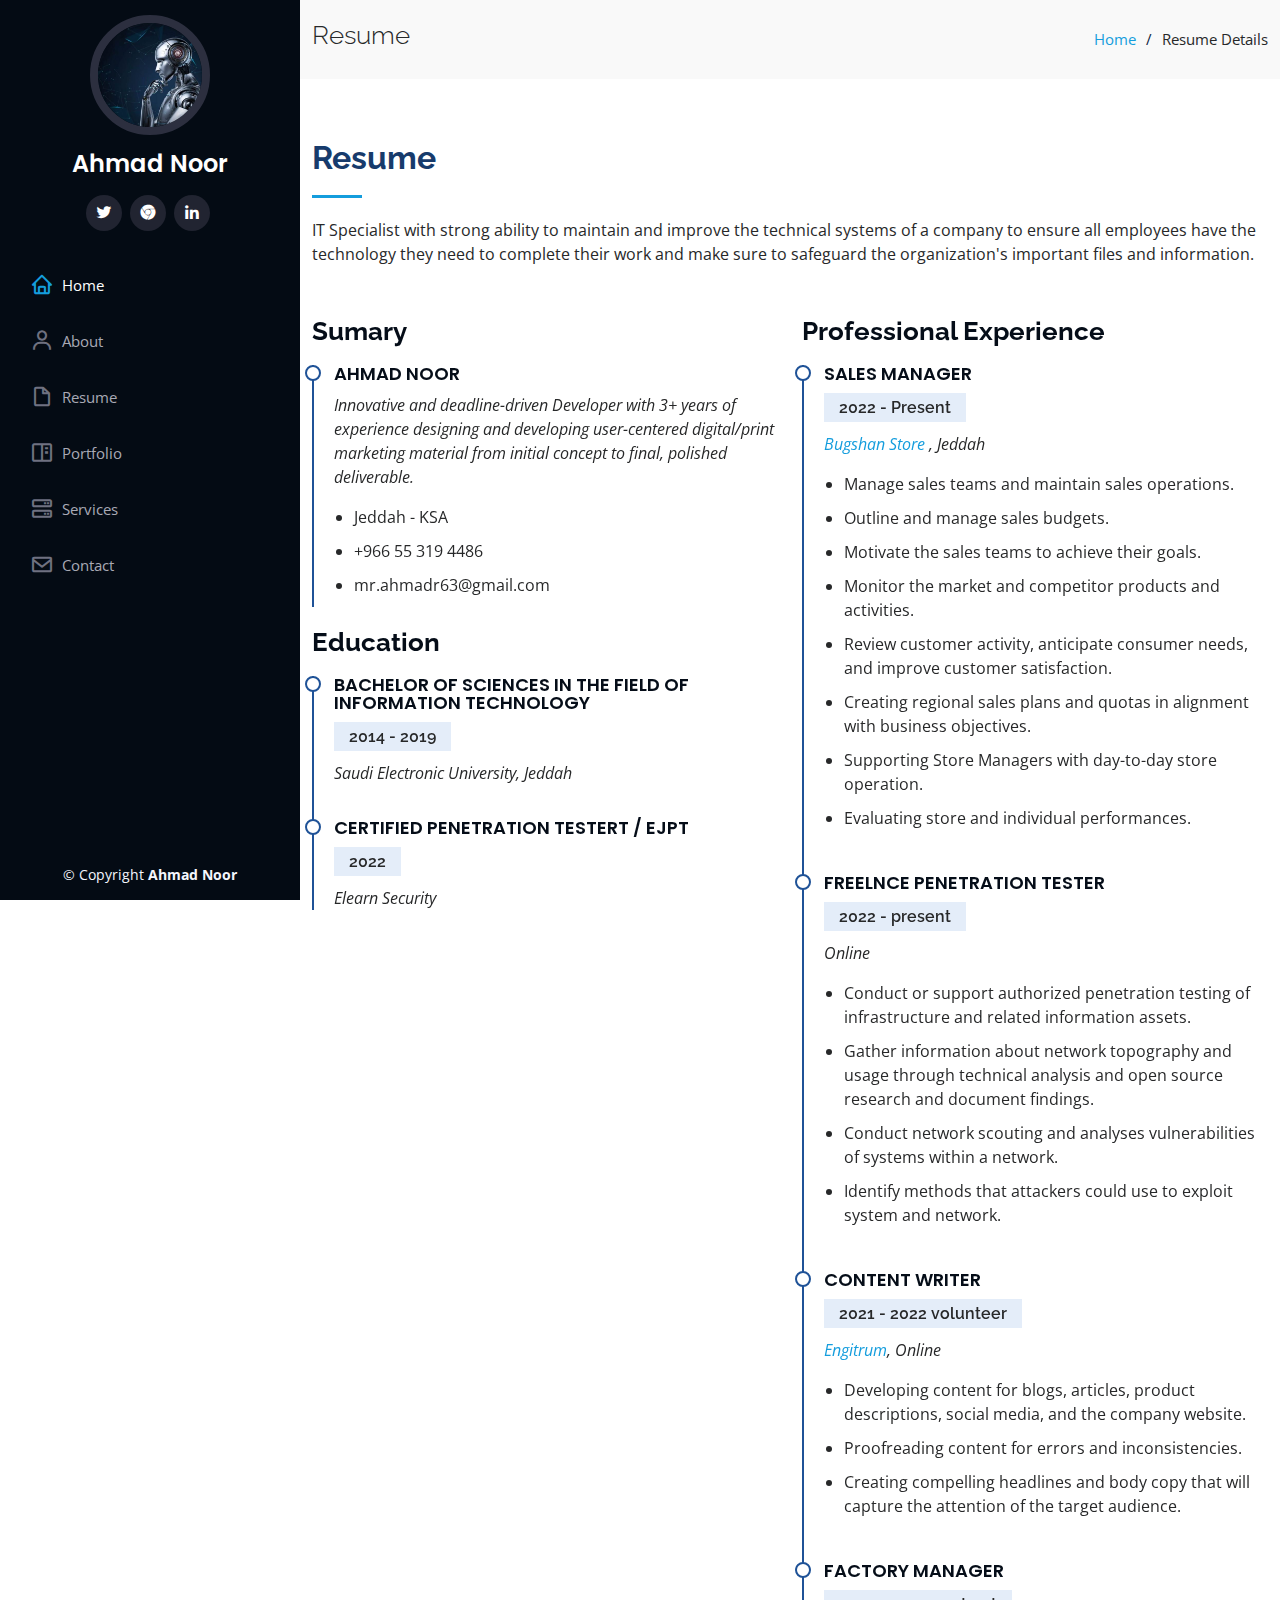
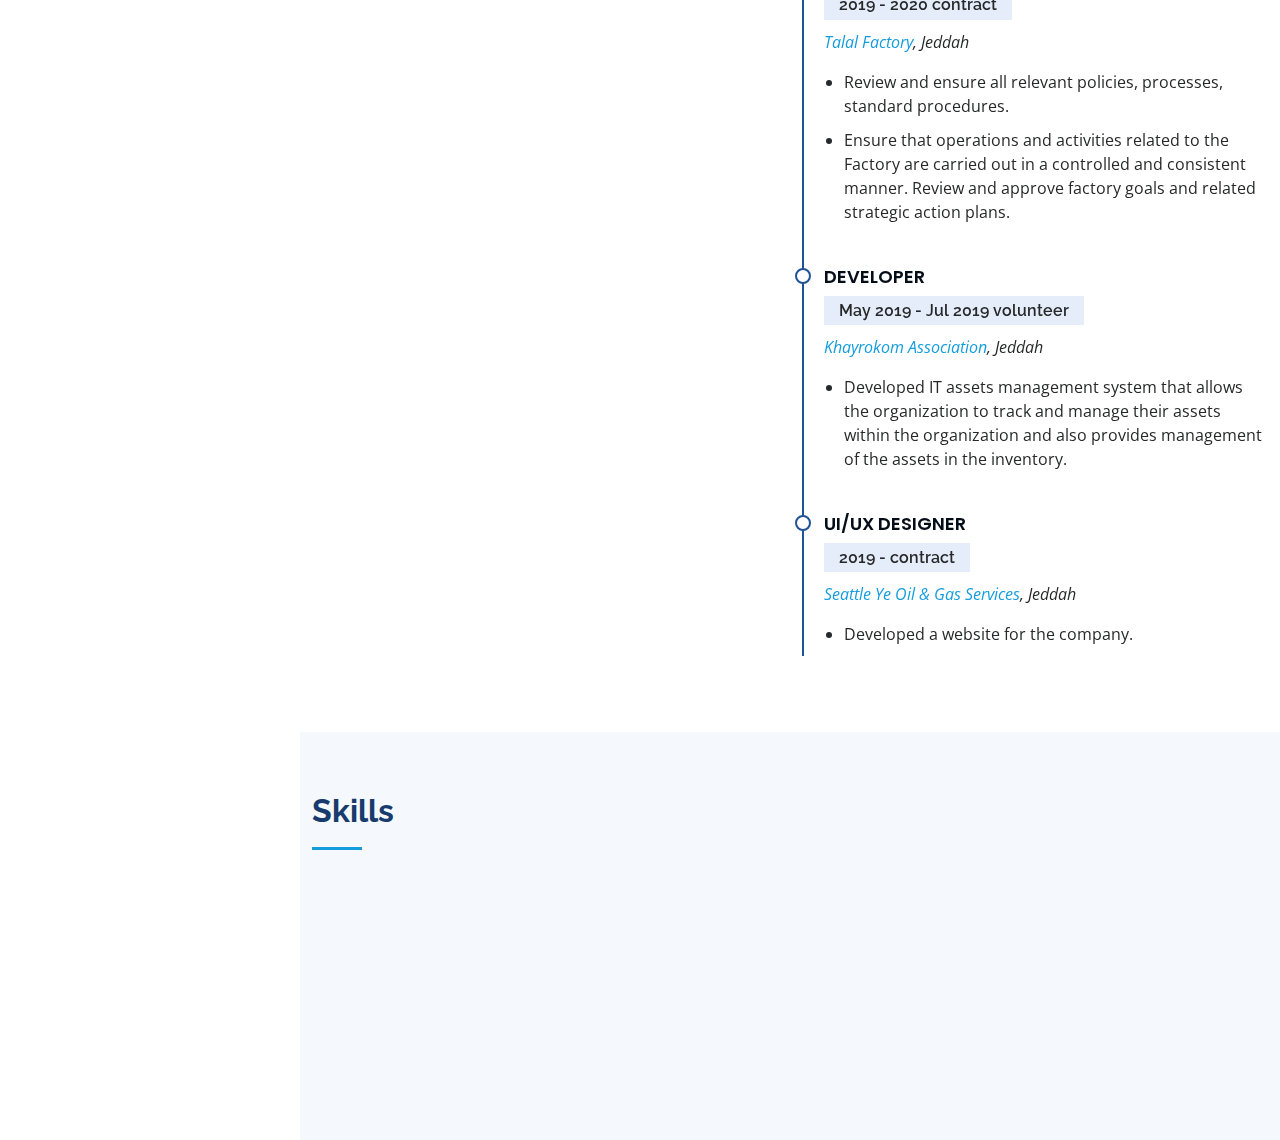
<file: resume.html>
<!DOCTYPE html>
<html lang="en">

<head>
  <meta charset="utf-8">
  <meta content="width=device-width, initial-scale=1.0" name="viewport">

  <title>Ahmad Noor</title>
  <meta content="" name="description">
  <meta content="" name="keywords">

  <!-- Favicons -->
  <link href="assets/img/favicon1.jpg" rel="icon">
  <link href="assets/img/favicon1.jpg" rel="apple-touch-icon">

  <!-- Google Fonts -->
  <link href="https://fonts.googleapis.com/css?family=Open+Sans:300,300i,400,400i,600,600i,700,700i|Raleway:300,300i,400,400i,500,500i,600,600i,700,700i|Poppins:300,300i,400,400i,500,500i,600,600i,700,700i" rel="stylesheet">

  <!-- Vendor CSS Files -->
  <link href="assets/vendor/aos/aos.css" rel="stylesheet">
  <link href="assets/vendor/bootstrap/css/bootstrap.min.css" rel="stylesheet">
  <link href="assets/vendor/bootstrap-icons/bootstrap-icons.css" rel="stylesheet">
  <link href="assets/vendor/boxicons/css/boxicons.min.css" rel="stylesheet">
  <link href="assets/vendor/glightbox/css/glightbox.min.css" rel="stylesheet">
  <link href="assets/vendor/swiper/swiper-bundle.min.css" rel="stylesheet">

  <!-- Template Main CSS File -->
  <link href="assets/css/style.css" rel="stylesheet">

 
</head>

<body>

  <!-- ======= Mobile nav toggle button ======= -->
  <i class="bi bi-list mobile-nav-toggle d-xl-none"></i>

  <!-- ======= Header ======= -->
  <header id="header">
    <div class="d-flex flex-column">

      <div class="profile">
        <img src="assets/img/profile-img.jpg" alt="" class="img-fluid rounded-circle">
        <h1 class="text-light"><a href="index.html">Ahmad Noor</a></h1>
        <div class="social-links mt-3 text-center">
          <a href="https://twitter.com/AhmadR63" class="twitter"><i class="bx bxl-twitter"></i></a>
          <a href="https://anoor63.github.io/ahmed/" class="browser-chrome"><i class="bx bxl-chrome"></i></a>
         <a href="https://www.linkedin.com/in/ahmadr63" class="linkedin"><i class="bx bxl-linkedin"></i></a>
        </div>
      </div>

      <nav id="navbar" class="nav-menu navbar">
        <ul>
          <li><a href="index.html" class="nav-link scrollto active"><i class="bx bx-home"></i> <span>Home</span></a></li>
          <li><a href="about.html" class="nav-link scrollto"><i class="bx bx-user"></i> <span>About</span></a></li>
          <li><a href="resume.html" class="nav-link scrollto"><i class="bx bx-file-blank"></i> <span>Resume</span></a></li>
          <li><a href="portfolio.html" class="nav-link scrollto"><i class="bx bx-book-content"></i> <span>Portfolio</span></a></li>
          <li><a href="services.html" class="nav-link scrollto"><i class="bx bx-server"></i> <span>Services</span></a></li>
          <li><a href="contact.html" class="nav-link scrollto"><i class="bx bx-envelope"></i> <span>Contact</span></a></li>
        </ul>
      </nav><!-- .nav-menu -->
    </div>
  </header><!-- End Header -->



  <main id="main">

    <!-- ======= Breadcrumbs ======= -->
    <section id="breadcrumbs" class="breadcrumbs">
      <div class="container">

        <div class="d-flex justify-content-between align-items-center">
          <h2>Resume</h2>
          <ol>
            <li><a href="index.html">Home</a></li>
            <li>Resume Details</li>
          </ol>
        </div>

      </div>
    </section><!-- End Breadcrumbs -->

   <!-- ======= Resume Section ======= -->
   <section id="resume" class="resume">
    <div class="container">

      <div class="section-title">
        <h2>Resume</h2>
        <p> IT Specialist with strong ability to maintain and improve the technical systems of a company to ensure all employees have the technology they need to complete their work and make sure to safeguard the organization's important files and information.</p>
      </div>

      <div class="row">
        <div class="col-lg-6" data-aos="fade-up">
          <h3 class="resume-title">Sumary</h3>
          <div class="resume-item pb-0">
            <h4>Ahmad Noor</h4>
            <p><em>Innovative and deadline-driven Developer with 3+ years of experience designing and developing user-centered digital/print marketing material from initial concept to final, polished deliverable.</em></p>
            <ul>
              <li>Jeddah -  KSA</li>
              <li>+966 55 319 4486</li>
              <li>mr.ahmadr63@gmail.com</li>
            </ul>
          </div>

          <h3 class="resume-title">Education</h3>
          <div class="resume-item">
            <h4>Bachelor of Sciences in the field of Information Technology</h4>
            <h5>2014 - 2019</h5>
            <p><em>Saudi Electronic University, Jeddah</em></p>
         </div>
          <div class="resume-item">
            <h4>Certified penetration testert  / EJPT</h4>
            <h5>2022</h5>
            <p><em>Elearn Security</em></p>
          </div>
        </div>
        <div class="col-lg-6" data-aos="fade-up" data-aos-delay="100">
          <h3 class="resume-title">Professional Experience</h3>
          <div class="resume-item">
            <h4>Sales Manager</h4>
            <h5>2022 - Present</h5>
          <p><em>   <a href="http://bugshan.co/" > <span> </span>Bugshan Store</span></a> , Jeddah </em></p>
            <ul>
              <li> Manage sales teams and maintain sales operations.</li>
              <li>Outline and manage sales budgets. </li>
              <li>Motivate the sales teams to achieve their goals.</li>
              <li>Monitor the market and competitor products and activities.</li>
              <li>Review customer activity, anticipate consumer needs, and improve customer satisfaction.</li>
              <li>Creating regional sales plans and quotas in alignment with business objectives.</li>
              <li>Supporting Store Managers with day-to-day store operation.</li>
              <li> Evaluating store and individual performances.</li>
            </ul>
          </div>
          <div class="resume-item">
            <h4>freelnce Penetration Tester </h4>
            <h5>2022 - present</h5>
            <p><em>Online</em></p>
            <ul>
              <li>Conduct or support authorized penetration testing of infrastructure and related information assets.</li>
              <li>Gather information about network topography and usage through technical analysis and open source research and document findings.</li>
              <li>
                Conduct network scouting and analyses vulnerabilities of systems within a network.</li>
              <li>Identify methods that attackers could use to exploit system and network.</li>
            </ul>
          </div>
        
          <div class="resume-item">
            <h4>Content Writer </h4>
            <h5>2021 - 2022 volunteer </h5>
            <p><em> <a href="https://twitter.com/Engitrum" > <span> </span>Engitrum</span></a>, Online</em></p>
            <ul>
              <li>Developing content for blogs, articles, product descriptions, social media, and the company website.</li>
              <li>Proofreading content for errors and inconsistencies.</li>
              <li>Creating compelling headlines and body copy that will capture the attention of the target audience.</li>
              
            </ul>
          </div>
         
          <div class="resume-item">
            <h4>Factory Manager </h4>
            <h5>2019 - 2020 contract</h5>
            <p><em> <a href="https://www.google.com/search?client=firefox-b-d&q=%D9%85%D8%B5%D9%86%D8%B9%20%D8%B7%D9%84%D8%A7%D9%84&tbs=lf:1,lf_ui:2&tbm=lcl&sxsrf=AJOqlzWj0EMadZpFEoRpPIu_h5-Eqgrmzw:1675605819780&rflfq=1&num=10&rldimm=9399256976273327597&lqi=ChHZhdi12YbYuSDYt9mE2KfZhEj7hYn20q2AgAhaGxAAEAEYABgBIhHZhdi12YbYuSDYt9mE2KfZhJIBGXBsYXN0aWNfcHJvZHVjdHNfc3VwcGxpZXKqARkQASoVIhHZhdi12YbYuSDYt9mE2KfZhCg2&ved=2ahUKEwjrqq-Nxv78AhWDzqQKHYtgDscQvS56BAgREAE&sa=X&rlst=f#rlfi=hd:;si:9399256976273327597,l,ChHZhdi12YbYuSDYt9mE2KfZhEj7hYn20q2AgAhaGxAAEAEYABgBIhHZhdi12YbYuSDYt9mE2KfZhJIBGXBsYXN0aWNfcHJvZHVjdHNfc3VwcGxpZXKqARkQASoVIhHZhdi12YbYuSDYt9mE2KfZhCg2;mv:[[32.6255953,51.034671700000004],[20.608033199999998,35.142592799999996]];tbs:lrf:!1
              m4!1u3!2m2!3m1!1e1!1m4!1u2!2m2!2m1!1e1!2m1!1e2!2m1!1e3!3sIAE,lf:1,lf_ui:2" > <span> </span>Talal Factory</span></a>, Jeddah</em></p>
            <ul>
              <li>Review and ensure all relevant policies, processes, standard procedures.</li>
              <li>Ensure that operations and activities related to the Factory are carried out in a controlled 
                and consistent manner. Review and approve factory goals and related strategic action plans.</li>
 
          </div>
        
          <div class="resume-item">
            <h4>Developer </h4>
            <h5>May 2019 - Jul 2019 volunteer</h5>
            <p><em> <a href="https://www.qj.org.sa/" > <span> </span>Khayrokom Association</span></a>, Jeddah</em></p>
            <ul>
              <li>Developed IT assets management system that allows the organization to track and manage their 
                assets within the organization and also provides management of the assets in the inventory.</li>
      
            </ul>
          </div>
         
          <div class="resume-item">
            <h4>UI/UX Designer </h4>
            <h5>2019 - contract</h5>
            <p><em> <a href="http://seattle-ye.com//" > <span> </span>
              Seattle Ye Oil & Gas Services</span></a>, Jeddah</em></p>
            <ul>
              <li>Developed a website for the company.</li>
          </ul>
          </div>
         
        </div>
      </div>

    </div>
  </section><!-- End Resume Section -->
 <!-- ======= Skills Section ======= -->
    <section id="skills" class="skills section-bg">
      <div class="container">

        <div class="section-title">
          <h2>Skills</h2>
        </div>

        <div class="row skills-content">

          <div class="col-lg-6" data-aos="fade-up">

            <div class="progress">
              <span class="skill">HTML, CSS, JS <i class="val">100%</i></span>
              <div class="progress-bar-wrap">
                <div class="progress-bar" role="progressbar" aria-valuenow="100" aria-valuemin="0" aria-valuemax="100"></div>
              </div>
            </div>

            <div class="progress">
              <span class="skill">PHP <i class="val">90%</i></span>
              <div class="progress-bar-wrap">
                <div class="progress-bar" role="progressbar" aria-valuenow="90" aria-valuemin="0" aria-valuemax="100"></div>
              </div>
            </div>

            <div class="progress">
              <span class="skill">SALES <i class="val">100%</i></span>
              <div class="progress-bar-wrap">
                <div class="progress-bar" role="progressbar" aria-valuenow="100" aria-valuemin="0" aria-valuemax="100"></div>
              </div>
            </div>

          </div>

          <div class="col-lg-6" data-aos="fade-up" data-aos-delay="100">

            <div class="progress">
              <span class="skill">Team work <i class="val">100%</i></span>
              <div class="progress-bar-wrap">
                <div class="progress-bar" role="progressbar" aria-valuenow="100" aria-valuemin="0" aria-valuemax="100"></div>
              </div>
            </div>

            <div class="progress">
              <span class="skill">Pentestin <i class="val">90%</i></span>
              <div class="progress-bar-wrap">
                <div class="progress-bar" role="progressbar" aria-valuenow="90" aria-valuemin="0" aria-valuemax="100"></div>
              </div>
            </div>

            <div class="progress">
              <span class="skill">Leadership <i class="val">100%</i></span>
              <div class="progress-bar-wrap">
                <div class="progress-bar" role="progressbar" aria-valuenow="100" aria-valuemin="0" aria-valuemax="100"></div>
              </div>
            </div>

          </div>

        </div>

      </div>
    </section><!-- End Skills Section -->

  </main><!-- End #main -->

  <!-- ======= Footer ======= -->
  <footer id="footer">
    <div class="container">
      <div class="copyright">
        &copy; Copyright <strong><span>Ahmad Noor</span></strong>
      </div>
     
    </div>
  </footer><!-- End  Footer -->

  <a href="#" class="back-to-top d-flex align-items-center justify-content-center"><i class="bi bi-arrow-up-short"></i></a>

  <!-- Vendor JS Files -->
  <script src="assets/vendor/purecounter/purecounter_vanilla.js"></script>
  <script src="assets/vendor/aos/aos.js"></script>
  <script src="assets/vendor/bootstrap/js/bootstrap.bundle.min.js"></script>
  <script src="assets/vendor/glightbox/js/glightbox.min.js"></script>
  <script src="assets/vendor/isotope-layout/isotope.pkgd.min.js"></script>
  <script src="assets/vendor/swiper/swiper-bundle.min.js"></script>
  <script src="assets/vendor/typed.js/typed.min.js"></script>
  <script src="assets/vendor/waypoints/noframework.waypoints.js"></script>
  <script src="assets/vendor/php-email-form/validate.js"></script>

  <!-- Template Main JS File -->
  <script src="assets/js/main.js"></script>

</body>

</html>
</file>
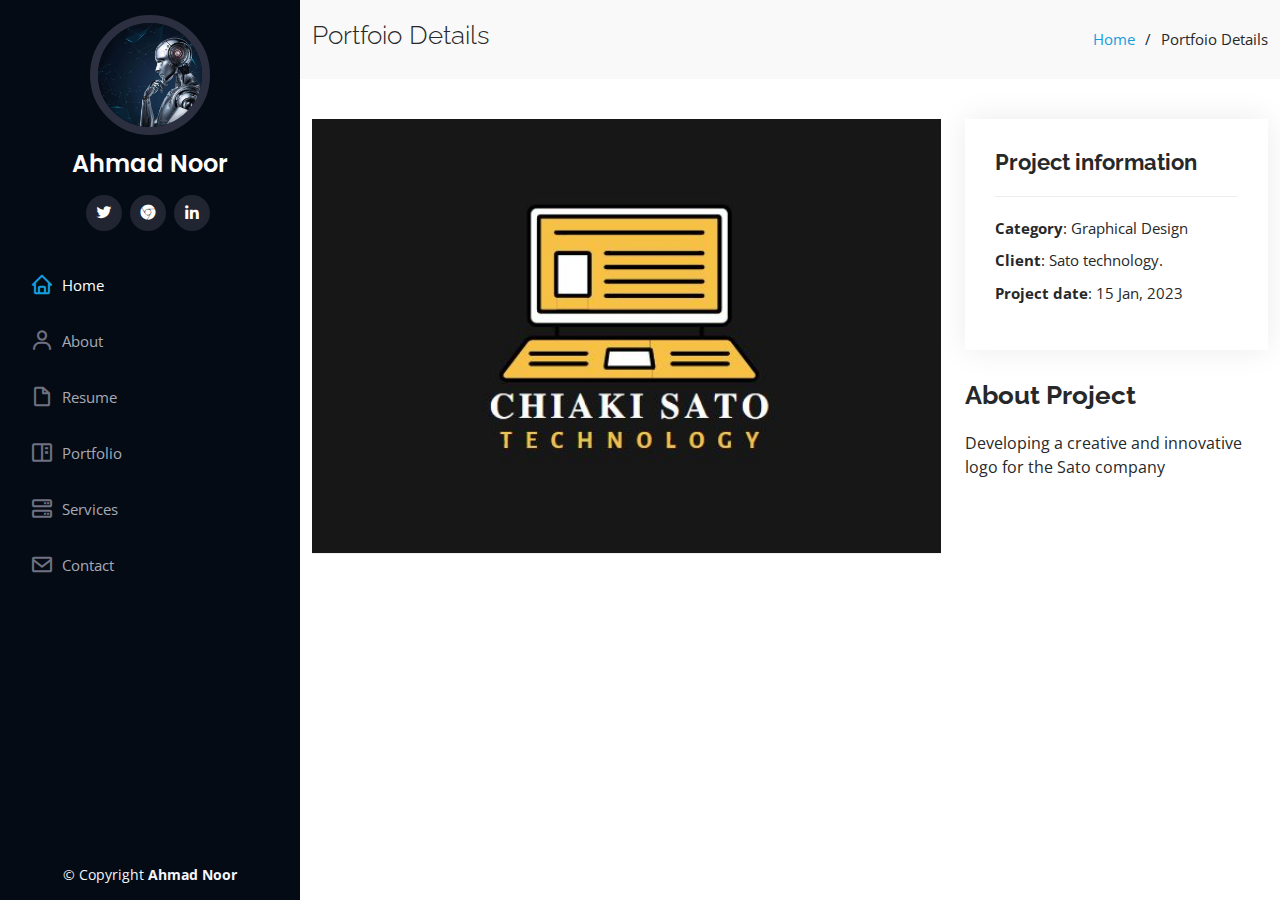
<file: sato.html>
<!DOCTYPE html>
<html lang="en">

<head>
  <meta charset="utf-8">
  <meta content="width=device-width, initial-scale=1.0" name="viewport">

  <title>Ahmad Noor</title>
  <meta content="" name="description">
  <meta content="" name="keywords">

  <!-- Favicons -->
  <link href="assets/img/favicon1.jpg" rel="icon">
  <link href="assets/img/favicon1.jpg" rel="apple-touch-icon">

  <!-- Google Fonts -->
  <link href="https://fonts.googleapis.com/css?family=Open+Sans:300,300i,400,400i,600,600i,700,700i|Raleway:300,300i,400,400i,500,500i,600,600i,700,700i|Poppins:300,300i,400,400i,500,500i,600,600i,700,700i" rel="stylesheet">

  <!-- Vendor CSS Files -->
  <link href="assets/vendor/aos/aos.css" rel="stylesheet">
  <link href="assets/vendor/bootstrap/css/bootstrap.min.css" rel="stylesheet">
  <link href="assets/vendor/bootstrap-icons/bootstrap-icons.css" rel="stylesheet">
  <link href="assets/vendor/boxicons/css/boxicons.min.css" rel="stylesheet">
  <link href="assets/vendor/glightbox/css/glightbox.min.css" rel="stylesheet">
  <link href="assets/vendor/swiper/swiper-bundle.min.css" rel="stylesheet">

  <!-- Template Main CSS File -->
  <link href="assets/css/style.css" rel="stylesheet">


</head>

<body>

  <!-- ======= Mobile nav toggle button ======= -->
  <i class="bi bi-list mobile-nav-toggle d-xl-none"></i>

  <!-- ======= Header ======= -->
  <header id="header">
    <div class="d-flex flex-column">

      <div class="profile">
        <img src="assets/img/profile-img.jpg" alt="" class="img-fluid rounded-circle">
        <h1 class="text-light"><a href="index.html">Ahmad Noor</a></h1>
        <div class="social-links mt-3 text-center">
          <a href="https://twitter.com/AhmadR63" class="twitter"><i class="bx bxl-twitter"></i></a>
          <a href="https://anoor63.github.io/ahmed/" class="browser-chrome"><i class="bx bxl-chrome"></i></a>
         <a href="https://www.linkedin.com/in/ahmadr63" class="linkedin"><i class="bx bxl-linkedin"></i></a>
        </div>
      </div>

      <nav id="navbar" class="nav-menu navbar">
        <ul>
          <li><a href="index.html" class="nav-link scrollto active"><i class="bx bx-home"></i> <span>Home</span></a></li>
          <li><a href="about.html" class="nav-link scrollto"><i class="bx bx-user"></i> <span>About</span></a></li>
          <li><a href="resume.html" class="nav-link scrollto"><i class="bx bx-file-blank"></i> <span>Resume</span></a></li>
          <li><a href="portfolio.html" class="nav-link scrollto"><i class="bx bx-book-content"></i> <span>Portfolio</span></a></li>
          <li><a href="services.html" class="nav-link scrollto"><i class="bx bx-server"></i> <span>Services</span></a></li>
          <li><a href="contact.html" class="nav-link scrollto"><i class="bx bx-envelope"></i> <span>Contact</span></a></li>
        </ul>
      </nav><!-- .nav-menu -->
    </div>
  </header><!-- End Header -->



  <main id="main">

    <!-- ======= Breadcrumbs ======= -->
    <section id="breadcrumbs" class="breadcrumbs">
      <div class="container">

        <div class="d-flex justify-content-between align-items-center">
          <h2>Portfoio Details</h2>
          <ol>
            <li><a href="index.html">Home</a></li>
            <li>Portfoio Details</li>
          </ol>
        </div>

      </div>
    </section><!-- End Breadcrumbs -->

    <!-- ======= Portfolio Details Section ======= -->
    <section id="portfolio-details" class="portfolio-details">
      <div class="container">

        <div class="row gy-4">

          <div class="col-lg-8">
            <div class="portfolio-details-slider swiper">
              <div class="swiper-wrapper align-items-center">

                <div class="swiper-slide">
                  <img src="assets/img/portfolio/13.JPG" alt="">
                </div>

           

              </div>
              <div class="swiper-pagination"></div>
            </div>
          </div>

          <div class="col-lg-4">
            <div class="portfolio-info">
              <h3>Project information</h3>
              <ul>
                <li><strong>Category</strong>: Graphical Design</li>
                <li><strong>Client</strong>: Sato technology.</li>
                <li><strong>Project date</strong>: 15 Jan, 2023</li>
             
              </ul>
            </div>
            <div class="portfolio-description">
              <h2>About Project</h2>
              <p>
                Developing a creative and innovative logo for the Sato company
              </p>
            </div>
          </div>

        </div>

      </div>
    </section><!-- End Portfolio Details Section -->

  </main><!-- End #main -->

  <!-- ======= Footer ======= -->
  <footer id="footer">
    <div class="container">
      <div class="copyright">
        &copy; Copyright <strong><span>Ahmad Noor</span></strong>
      </div>
     
    </div>
  </footer><!-- End  Footer -->

  <a href="#" class="back-to-top d-flex align-items-center justify-content-center"><i class="bi bi-arrow-up-short"></i></a>

  <!-- Vendor JS Files -->
  <script src="assets/vendor/purecounter/purecounter_vanilla.js"></script>
  <script src="assets/vendor/aos/aos.js"></script>
  <script src="assets/vendor/bootstrap/js/bootstrap.bundle.min.js"></script>
  <script src="assets/vendor/glightbox/js/glightbox.min.js"></script>
  <script src="assets/vendor/isotope-layout/isotope.pkgd.min.js"></script>
  <script src="assets/vendor/swiper/swiper-bundle.min.js"></script>
  <script src="assets/vendor/typed.js/typed.min.js"></script>
  <script src="assets/vendor/waypoints/noframework.waypoints.js"></script>
  <script src="assets/vendor/php-email-form/validate.js"></script>

  <!-- Template Main JS File -->
  <script src="assets/js/main.js"></script>

</body>

</html>
</file>
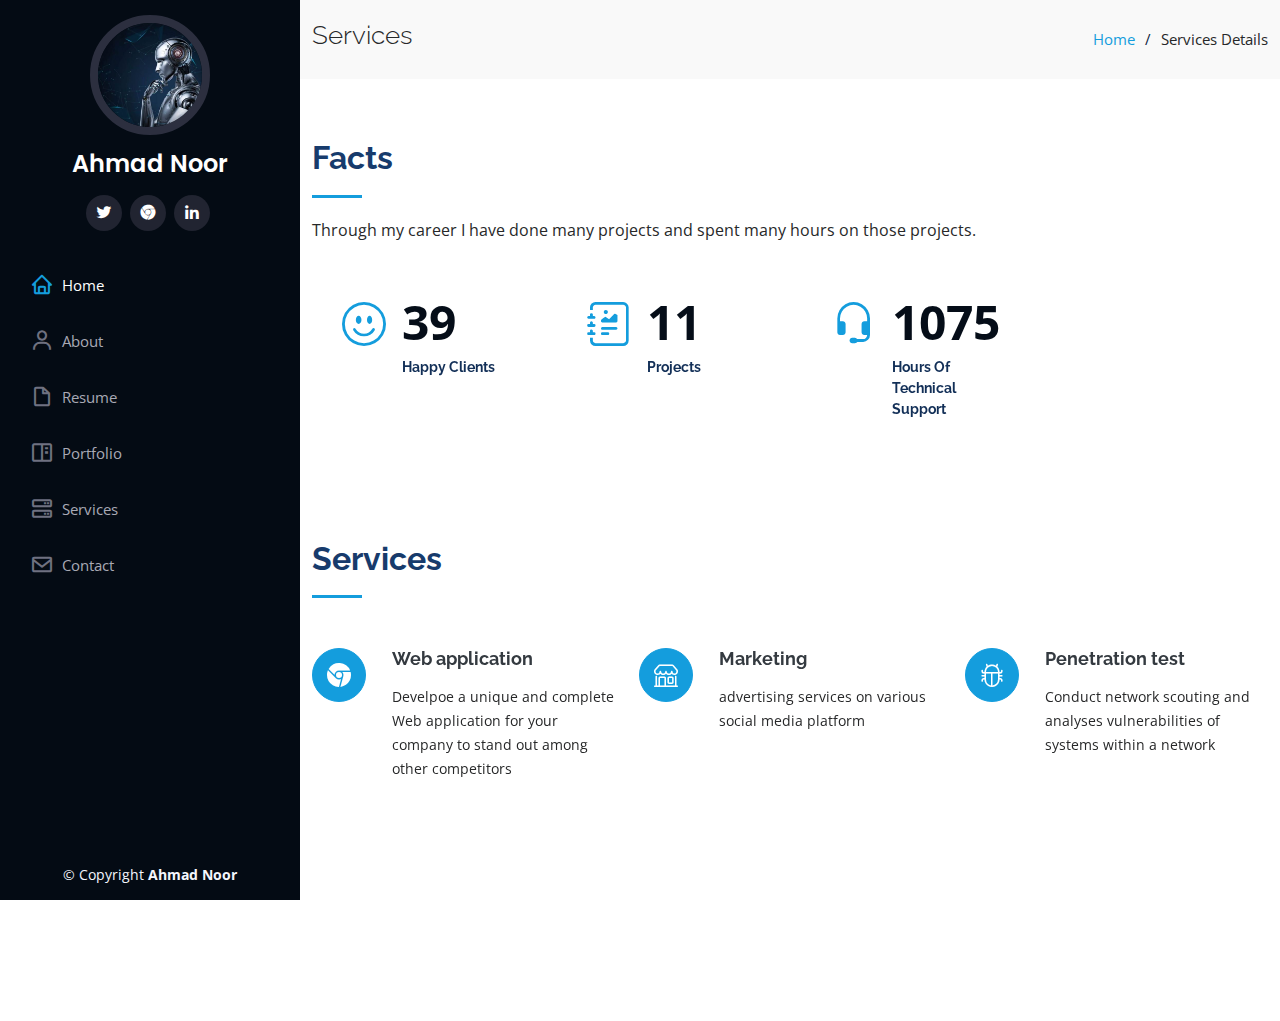
<file: services.html>
<!DOCTYPE html>
<html lang="en">

<head>
  <meta charset="utf-8">
  <meta content="width=device-width, initial-scale=1.0" name="viewport">

  <title>Ahmad Noor</title>
  <meta content="" name="description">
  <meta content="" name="keywords">

  <!-- Favicons -->
  <link href="assets/img/favicon1.jpg" rel="icon">
  <link href="assets/img/favicon1.jpg" rel="apple-touch-icon">

  <!-- Google Fonts -->
  <link href="https://fonts.googleapis.com/css?family=Open+Sans:300,300i,400,400i,600,600i,700,700i|Raleway:300,300i,400,400i,500,500i,600,600i,700,700i|Poppins:300,300i,400,400i,500,500i,600,600i,700,700i" rel="stylesheet">

  <!-- Vendor CSS Files -->
  <link href="assets/vendor/aos/aos.css" rel="stylesheet">
  <link href="assets/vendor/bootstrap/css/bootstrap.min.css" rel="stylesheet">
  <link href="assets/vendor/bootstrap-icons/bootstrap-icons.css" rel="stylesheet">
  <link href="assets/vendor/boxicons/css/boxicons.min.css" rel="stylesheet">
  <link href="assets/vendor/glightbox/css/glightbox.min.css" rel="stylesheet">
  <link href="assets/vendor/swiper/swiper-bundle.min.css" rel="stylesheet">

  <!-- Template Main CSS File -->
  <link href="assets/css/style.css" rel="stylesheet">

 
</head>

<body>

  <!-- ======= Mobile nav toggle button ======= -->
  <i class="bi bi-list mobile-nav-toggle d-xl-none"></i>

  <!-- ======= Header ======= -->
  <header id="header">
    <div class="d-flex flex-column">

      <div class="profile">
        <img src="assets/img/profile-img.jpg" alt="" class="img-fluid rounded-circle">
        <h1 class="text-light"><a href="index.html">Ahmad Noor</a></h1>
        <div class="social-links mt-3 text-center">
          <a href="https://twitter.com/AhmadR63" class="twitter"><i class="bx bxl-twitter"></i></a>
          <a href="https://anoor63.github.io/ahmed/" class="browser-chrome"><i class="bx bxl-chrome"></i></a>
         <a href="https://www.linkedin.com/in/ahmadr63" class="linkedin"><i class="bx bxl-linkedin"></i></a>
        </div>
      </div>

      <nav id="navbar" class="nav-menu navbar">
        <ul>
          <li><a href="index.html" class="nav-link scrollto active"><i class="bx bx-home"></i> <span>Home</span></a></li>
          <li><a href="about.html" class="nav-link scrollto"><i class="bx bx-user"></i> <span>About</span></a></li>
          <li><a href="resume.html" class="nav-link scrollto"><i class="bx bx-file-blank"></i> <span>Resume</span></a></li>
          <li><a href="portfolio.html" class="nav-link scrollto"><i class="bx bx-book-content"></i> <span>Portfolio</span></a></li>
          <li><a href="services.html" class="nav-link scrollto"><i class="bx bx-server"></i> <span>Services</span></a></li>
          <li><a href="contact.html" class="nav-link scrollto"><i class="bx bx-envelope"></i> <span>Contact</span></a></li>
        </ul>
      </nav><!-- .nav-menu -->
    </div>
  </header><!-- End Header -->



  <main id="main">

    <!-- ======= Breadcrumbs ======= -->
    <section id="breadcrumbs" class="breadcrumbs">
      <div class="container">

        <div class="d-flex justify-content-between align-items-center">
          <h2>Services</h2>
          <ol>
            <li><a href="index.html">Home</a></li>
            <li>Services Details</li>
          </ol>
        </div>

      </div>
    </section><!-- End Breadcrumbs -->
      <!-- ======= Facts Section ======= -->
    <section id="facts" class="facts">
      <div class="container">

        <div class="section-title">
          <h2>Facts</h2>
          <p>Through my career I have done many projects and spent many hours on those projects.</p>
        </div>

        <div class="row no-gutters">

          <div class="col-lg-3 col-md-6 d-md-flex align-items-md-stretch" data-aos="fade-up">
            <div class="count-box">
              <i class="bi bi-emoji-smile"></i>
              <span data-purecounter-start="0" data-purecounter-end="53" data-purecounter-duration="1" class="purecounter"></span>
              <p><strong>Happy Clients</strong> </p>
            </div>
          </div>

          <div class="col-lg-3 col-md-6 d-md-flex align-items-md-stretch" data-aos="fade-up" data-aos-delay="100">
            <div class="count-box">
              <i class="bi bi-journal-richtext"></i>
              <span data-purecounter-start="0" data-purecounter-end="15" data-purecounter-duration="1" class="purecounter"></span>
              <p><strong>Projects</strong> </p>
            </div>
          </div>

          <div class="col-lg-3 col-md-6 d-md-flex align-items-md-stretch" data-aos="fade-up" data-aos-delay="200">
            <div class="count-box">
              <i class="bi bi-headset"></i>
              <span data-purecounter-start="0" data-purecounter-end="1453" data-purecounter-duration="1" class="purecounter"></span>
              <p><strong>Hours Of Technical Support</strong> </p>
            </div>
          </div>

         

        </div>

      </div>
    </section><!-- End Facts Section -->

   <!-- ======= Services Section ======= -->
   <section id="services" class="services">
    <div class="container">

      <div class="section-title">
        <h2>Services</h2>
      </div>

      <div class="row">
        <div class="col-lg-4 col-md-6 icon-box" data-aos="fade-up">
          <div class="icon"><i class="bi bi-browser-chrome"></i></div>
          <h4 class="title"><a href="">Web application</a></h4>
          <p class="description">Develpoe a unique and complete Web application for your company to stand out among other competitors</p>
        </div>
        <div class="col-lg-4 col-md-6 icon-box" data-aos="fade-up" data-aos-delay="100">
          <div class="icon"><i class="bi bi-shop"></i></div>
          <h4 class="title"><a href="">Marketing </a></h4>
          <p class="description">advertising services on various social media platform </p>
        </div>
        <div class="col-lg-4 col-md-6 icon-box" data-aos="fade-up" data-aos-delay="200">
          <div class="icon"><i class="bi bi-bug"></i></div>
          <h4 class="title"><a href="">Penetration test</a></h4>
          <p class="description">Conduct network scouting and analyses vulnerabilities of systems within a network</p>
        </div>
        <div class="col-lg-4 col-md-6 icon-box" data-aos="fade-up" data-aos-delay="300">
          <div class="icon"><i class="bi bi-brush"></i></div>
          <h4 class="title"><a href="">Graphical Design</a></h4>
          <p class="description">Create a Graphical Design for your comapny or special events</p>
        </div>
        <div class="col-lg-4 col-md-6 icon-box" data-aos="fade-up" data-aos-delay="400">
          <div class="icon"><i class="bi bi-cart-check"></i></div>
          <h4 class="title"><a href="">Online Stores</a></h4>
          <p class="description">Create an online store for your business to reach out all your clients</p>
        </div>
        <div class="col-lg-4 col-md-6 icon-box" data-aos="fade-up" data-aos-delay="500">
          <div class="icon"><i class="bi bi-clipboard-data"></i></div>
          <h4 class="title"><a href="">administrate and operate</a></h4>
          <p class="description">Provide services for administrating and operating your online business</p>
        </div>
      </div>

    </div>
  </section><!-- End Services Section -->
  </main><!-- End #main -->

  <!-- ======= Footer ======= -->
  <footer id="footer">
    <div class="container">
      <div class="copyright">
        &copy; Copyright <strong><span>Ahmad Noor</span></strong>
      </div>
     
    </div>
  </footer><!-- End  Footer -->

  <a href="#" class="back-to-top d-flex align-items-center justify-content-center"><i class="bi bi-arrow-up-short"></i></a>

  <!-- Vendor JS Files -->
  <script src="assets/vendor/purecounter/purecounter_vanilla.js"></script>
  <script src="assets/vendor/aos/aos.js"></script>
  <script src="assets/vendor/bootstrap/js/bootstrap.bundle.min.js"></script>
  <script src="assets/vendor/glightbox/js/glightbox.min.js"></script>
  <script src="assets/vendor/isotope-layout/isotope.pkgd.min.js"></script>
  <script src="assets/vendor/swiper/swiper-bundle.min.js"></script>
  <script src="assets/vendor/typed.js/typed.min.js"></script>
  <script src="assets/vendor/waypoints/noframework.waypoints.js"></script>
  <script src="assets/vendor/php-email-form/validate.js"></script>

  <!-- Template Main JS File -->
  <script src="assets/js/main.js"></script>

</body>

</html>
</file>
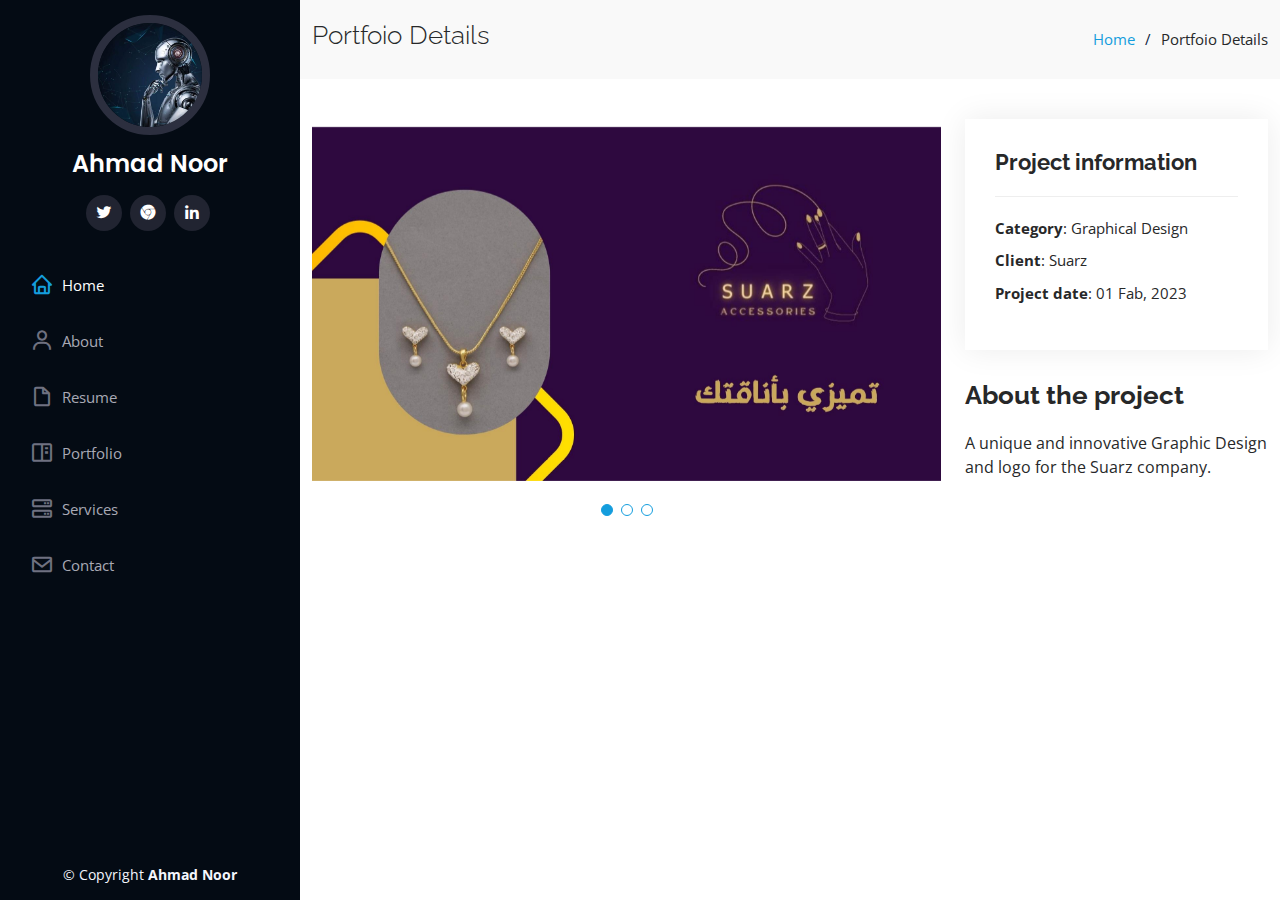
<file: suarz.html>
<!DOCTYPE html>
<html lang="en">

<head>
  <meta charset="utf-8">
  <meta content="width=device-width, initial-scale=1.0" name="viewport">

  <title>Ahmad Noor</title>
  <meta content="" name="description">
  <meta content="" name="keywords">

  <!-- Favicons -->
  <link href="assets/img/favicon1.jpg" rel="icon">
  <link href="assets/img/favicon1.jpg" rel="apple-touch-icon">

  <!-- Google Fonts -->
  <link href="https://fonts.googleapis.com/css?family=Open+Sans:300,300i,400,400i,600,600i,700,700i|Raleway:300,300i,400,400i,500,500i,600,600i,700,700i|Poppins:300,300i,400,400i,500,500i,600,600i,700,700i" rel="stylesheet">

  <!-- Vendor CSS Files -->
  <link href="assets/vendor/aos/aos.css" rel="stylesheet">
  <link href="assets/vendor/bootstrap/css/bootstrap.min.css" rel="stylesheet">
  <link href="assets/vendor/bootstrap-icons/bootstrap-icons.css" rel="stylesheet">
  <link href="assets/vendor/boxicons/css/boxicons.min.css" rel="stylesheet">
  <link href="assets/vendor/glightbox/css/glightbox.min.css" rel="stylesheet">
  <link href="assets/vendor/swiper/swiper-bundle.min.css" rel="stylesheet">

  <!-- Template Main CSS File -->
  <link href="assets/css/style.css" rel="stylesheet">

 
</head>

<body>

  <!-- ======= Mobile nav toggle button ======= -->
  <i class="bi bi-list mobile-nav-toggle d-xl-none"></i>

  <!-- ======= Header ======= -->
  <header id="header">
    <div class="d-flex flex-column">

      <div class="profile">
        <img src="assets/img/profile-img.jpg" alt="" class="img-fluid rounded-circle">
        <h1 class="text-light"><a href="index.html">Ahmad Noor</a></h1>
        <div class="social-links mt-3 text-center">
          <a href="https://twitter.com/AhmadR63" class="twitter"><i class="bx bxl-twitter"></i></a>
          <a href="https://anoor63.github.io/ahmed/" class="browser-chrome"><i class="bx bxl-chrome"></i></a>
         <a href="https://www.linkedin.com/in/ahmadr63" class="linkedin"><i class="bx bxl-linkedin"></i></a>
        </div>
      </div>

       <nav id="navbar" class="nav-menu navbar">
        <ul>
          <li><a href="index.html" class="nav-link scrollto active"><i class="bx bx-home"></i> <span>Home</span></a></li>
          <li><a href="about.html" class="nav-link scrollto"><i class="bx bx-user"></i> <span>About</span></a></li>
          <li><a href="resume.html" class="nav-link scrollto"><i class="bx bx-file-blank"></i> <span>Resume</span></a></li>
          <li><a href="portfolio.html" class="nav-link scrollto"><i class="bx bx-book-content"></i> <span>Portfolio</span></a></li>
          <li><a href="services.html" class="nav-link scrollto"><i class="bx bx-server"></i> <span>Services</span></a></li>
          <li><a href="contact.html" class="nav-link scrollto"><i class="bx bx-envelope"></i> <span>Contact</span></a></li>
        </ul>
      </nav><!-- .nav-menu -->
    </div>
  </header><!-- End Header -->



  <main id="main">

    <!-- ======= Breadcrumbs ======= -->
    <section id="breadcrumbs" class="breadcrumbs">
      <div class="container">

        <div class="d-flex justify-content-between align-items-center">
          <h2>Portfoio Details</h2>
          <ol>
            <li><a href="index.html">Home</a></li>
            <li>Portfoio Details</li>
          </ol>
        </div>

      </div>
    </section><!-- End Breadcrumbs -->

    <!-- ======= Portfolio Details Section ======= -->
    <section id="portfolio-details" class="portfolio-details">
      <div class="container">

        <div class="row gy-4">

          <div class="col-lg-8">
            <div class="portfolio-details-slider swiper">
              <div class="swiper-wrapper align-items-center">

                <div class="swiper-slide">
                  <img src="assets/img/portfolio/1.jpg" alt="">
                </div>

                <div class="swiper-slide">
                  <img src="assets/img/portfolio/2.jpg" alt="">
                </div>

                <div class="swiper-slide">
                  <img src="assets/img/portfolio/5.JPG" alt="">
                </div>

              </div>
              <div class="swiper-pagination"></div>
            </div>
          </div>

          <div class="col-lg-4">
            <div class="portfolio-info">
              <h3>Project information</h3>
              <ul>
                <li><strong>Category</strong>: Graphical Design</li>
                <li><strong>Client</strong>: Suarz</li>
                <li><strong>Project date</strong>: 01 Fab, 2023</li>
               
              </ul>
            </div>
            <div class="portfolio-description">
              <h2>About the project</h2>
              <p>
                A unique and innovative Graphic Design and logo for the Suarz company.
              </p>
            </div>
          </div>

        </div>

      </div>
    </section><!-- End Portfolio Details Section -->

  </main><!-- End #main -->

  <!-- ======= Footer ======= -->
  <footer id="footer">
    <div class="container">
      <div class="copyright">
        &copy; Copyright <strong><span>Ahmad Noor</span></strong>
      </div>
    
    </div>
  </footer><!-- End  Footer -->

  <a href="#" class="back-to-top d-flex align-items-center justify-content-center"><i class="bi bi-arrow-up-short"></i></a>

  <!-- Vendor JS Files -->
  <script src="assets/vendor/purecounter/purecounter_vanilla.js"></script>
  <script src="assets/vendor/aos/aos.js"></script>
  <script src="assets/vendor/bootstrap/js/bootstrap.bundle.min.js"></script>
  <script src="assets/vendor/glightbox/js/glightbox.min.js"></script>
  <script src="assets/vendor/isotope-layout/isotope.pkgd.min.js"></script>
  <script src="assets/vendor/swiper/swiper-bundle.min.js"></script>
  <script src="assets/vendor/typed.js/typed.min.js"></script>
  <script src="assets/vendor/waypoints/noframework.waypoints.js"></script>
  <script src="assets/vendor/php-email-form/validate.js"></script>

  <!-- Template Main JS File -->
  <script src="assets/js/main.js"></script>

</body>

</html>
</file>
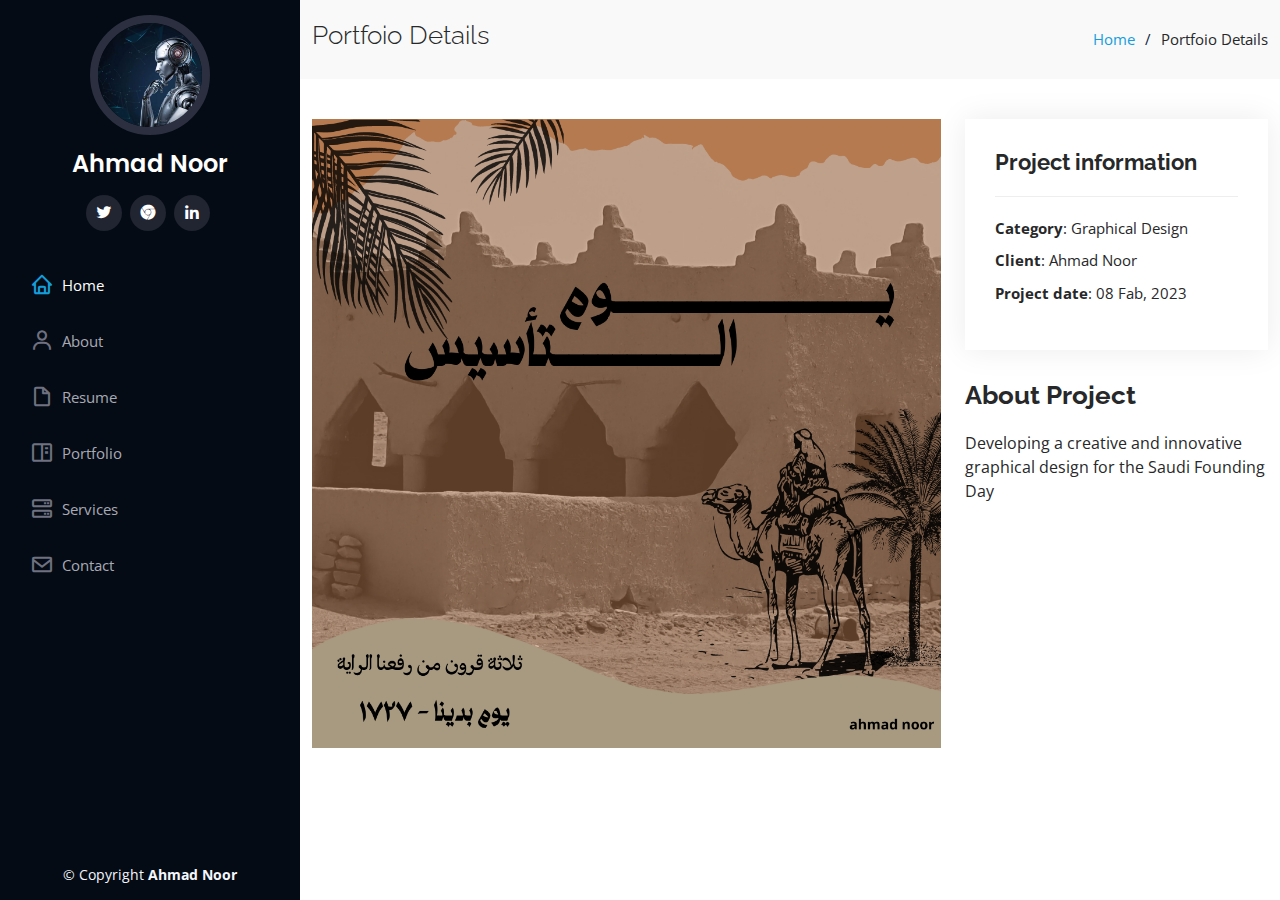
<file: tasees.html>
<!DOCTYPE html>
<html lang="en">

<head>
  <meta charset="utf-8">
  <meta content="width=device-width, initial-scale=1.0" name="viewport">

  <title>Ahmad Noor</title>
  <meta content="" name="description">
  <meta content="" name="keywords">

  <!-- Favicons -->
  <link href="assets/img/favicon1.jpg" rel="icon">
  <link href="assets/img/favicon1.jpg" rel="apple-touch-icon">

  <!-- Google Fonts -->
  <link href="https://fonts.googleapis.com/css?family=Open+Sans:300,300i,400,400i,600,600i,700,700i|Raleway:300,300i,400,400i,500,500i,600,600i,700,700i|Poppins:300,300i,400,400i,500,500i,600,600i,700,700i" rel="stylesheet">

  <!-- Vendor CSS Files -->
  <link href="assets/vendor/aos/aos.css" rel="stylesheet">
  <link href="assets/vendor/bootstrap/css/bootstrap.min.css" rel="stylesheet">
  <link href="assets/vendor/bootstrap-icons/bootstrap-icons.css" rel="stylesheet">
  <link href="assets/vendor/boxicons/css/boxicons.min.css" rel="stylesheet">
  <link href="assets/vendor/glightbox/css/glightbox.min.css" rel="stylesheet">
  <link href="assets/vendor/swiper/swiper-bundle.min.css" rel="stylesheet">

  <!-- Template Main CSS File -->
  <link href="assets/css/style.css" rel="stylesheet">


</head>

<body>

  <!-- ======= Mobile nav toggle button ======= -->
  <i class="bi bi-list mobile-nav-toggle d-xl-none"></i>

  <!-- ======= Header ======= -->
  <header id="header">
    <div class="d-flex flex-column">

      <div class="profile">
        <img src="assets/img/profile-img.jpg" alt="" class="img-fluid rounded-circle">
        <h1 class="text-light"><a href="index.html">Ahmad Noor</a></h1>
        <div class="social-links mt-3 text-center">
          <a href="https://twitter.com/AhmadR63" class="twitter"><i class="bx bxl-twitter"></i></a>
          <a href="https://anoor63.github.io/ahmed/" class="browser-chrome"><i class="bx bxl-chrome"></i></a>
         <a href="https://www.linkedin.com/in/ahmadr63" class="linkedin"><i class="bx bxl-linkedin"></i></a>
        </div>
      </div>

      <nav id="navbar" class="nav-menu navbar">
        <ul>
          <li><a href="index.html" class="nav-link scrollto active"><i class="bx bx-home"></i> <span>Home</span></a></li>
          <li><a href="about.html" class="nav-link scrollto"><i class="bx bx-user"></i> <span>About</span></a></li>
          <li><a href="resume.html" class="nav-link scrollto"><i class="bx bx-file-blank"></i> <span>Resume</span></a></li>
          <li><a href="portfolio.html" class="nav-link scrollto"><i class="bx bx-book-content"></i> <span>Portfolio</span></a></li>
          <li><a href="services.html" class="nav-link scrollto"><i class="bx bx-server"></i> <span>Services</span></a></li>
          <li><a href="contact.html" class="nav-link scrollto"><i class="bx bx-envelope"></i> <span>Contact</span></a></li>
        </ul>
      </nav><!-- .nav-menu -->
    </div>
  </header><!-- End Header -->



  <main id="main">

    <!-- ======= Breadcrumbs ======= -->
    <section id="breadcrumbs" class="breadcrumbs">
      <div class="container">

        <div class="d-flex justify-content-between align-items-center">
          <h2>Portfoio Details</h2>
          <ol>
            <li><a href="index.html">Home</a></li>
            <li>Portfoio Details</li>
          </ol>
        </div>

      </div>
    </section><!-- End Breadcrumbs -->

    <!-- ======= Portfolio Details Section ======= -->
    <section id="portfolio-details" class="portfolio-details">
      <div class="container">

        <div class="row gy-4">

          <div class="col-lg-8">
            <div class="portfolio-details-slider swiper">
              <div class="swiper-wrapper align-items-center">

                <div class="swiper-slide">
                  <img src="assets/img/portfolio/tases.jpg" alt="">
                </div>

           

              </div>
              <div class="swiper-pagination"></div>
            </div>
          </div>

          <div class="col-lg-4">
            <div class="portfolio-info">
              <h3>Project information</h3>
              <ul>
                <li><strong>Category</strong>: Graphical Design</li>
                <li><strong>Client</strong>: Ahmad Noor</li>
                <li><strong>Project date</strong>: 08 Fab, 2023</li>
             
              </ul>
            </div>
            <div class="portfolio-description">
              <h2>About Project</h2>
              <p>
                Developing a creative and innovative graphical design for the Saudi Founding Day
              </p>
            </div>
          </div>

        </div>

      </div>
    </section><!-- End Portfolio Details Section -->

  </main><!-- End #main -->

  <!-- ======= Footer ======= -->
  <footer id="footer">
    <div class="container">
      <div class="copyright">
        &copy; Copyright <strong><span>Ahmad Noor</span></strong>
      </div>
     
    </div>
  </footer><!-- End  Footer -->

  <a href="#" class="back-to-top d-flex align-items-center justify-content-center"><i class="bi bi-arrow-up-short"></i></a>

  <!-- Vendor JS Files -->
  <script src="assets/vendor/purecounter/purecounter_vanilla.js"></script>
  <script src="assets/vendor/aos/aos.js"></script>
  <script src="assets/vendor/bootstrap/js/bootstrap.bundle.min.js"></script>
  <script src="assets/vendor/glightbox/js/glightbox.min.js"></script>
  <script src="assets/vendor/isotope-layout/isotope.pkgd.min.js"></script>
  <script src="assets/vendor/swiper/swiper-bundle.min.js"></script>
  <script src="assets/vendor/typed.js/typed.min.js"></script>
  <script src="assets/vendor/waypoints/noframework.waypoints.js"></script>
  <script src="assets/vendor/php-email-form/validate.js"></script>

  <!-- Template Main JS File -->
  <script src="assets/js/main.js"></script>

</body>

</html>
</file>
<file: assets/css/style.css>
/**
* Template Name: iPortfolio - v3.10.0
* Template URL: https://bootstrapmade.com/iportfolio-bootstrap-portfolio-websites-template/
* Author: BootstrapMade.com
* License: https://bootstrapmade.com/license/
*/

/*--------------------------------------------------------------
# General
--------------------------------------------------------------*/
body {
  font-family: "Open Sans", sans-serif;
  color: #272829;
}

a {
  color: #149ddd;
  text-decoration: none;
}

a:hover {
  color: #37b3ed;
  text-decoration: none;
}

h1,
h2,
h3,
h4,
h5,
h6 {
  font-family: "Raleway", sans-serif;
}

/*--------------------------------------------------------------
# Back to top button
--------------------------------------------------------------*/
.back-to-top {
  position: fixed;
  visibility: hidden;
  opacity: 0;
  right: 15px;
  bottom: 15px;
  z-index: 996;
  background: #149ddd;
  width: 40px;
  height: 40px;
  border-radius: 50px;
  transition: all 0.4s;
}

.back-to-top i {
  font-size: 28px;
  color: #fff;
  line-height: 0;
}

.back-to-top:hover {
  background: #2eafec;
  color: #fff;
}

.back-to-top.active {
  visibility: visible;
  opacity: 1;
}

/*--------------------------------------------------------------
# Header
--------------------------------------------------------------*/
#header {
  position: fixed;
  top: 0;
  left: 0;
  bottom: 0;
  width: 300px;
  transition: all ease-in-out 0.5s;
  z-index: 9997;
  transition: all 0.5s;
  padding: 0 15px;
  background: #040b14;
  overflow-y: auto;
}

#header .profile img {
  margin: 15px auto;
  display: block;
  width: 120px;
  border: 8px solid #2c2f3f;
}

#header .profile h1 {
  font-size: 24px;
  margin: 0;
  padding: 0;
  font-weight: 600;
  -moz-text-align-last: center;
  text-align-last: center;
  font-family: "Poppins", sans-serif;
}

#header .profile h1 a,
#header .profile h1 a:hover {
  color: #fff;
  text-decoration: none;
}

#header .profile .social-links a {
  font-size: 18px;
  display: inline-block;
  background: #212431;
  color: #fff;
  line-height: 1;
  padding: 8px 0;
  margin-right: 4px;
  border-radius: 50%;
  text-align: center;
  width: 36px;
  height: 36px;
  transition: 0.3s;
}

#header .profile .social-links a:hover {
  background: #149ddd;
  color: #fff;
  text-decoration: none;
}

#main {
  margin-left: 300px;
}

@media (max-width: 1199px) {
  #header {
    left: -300px;
  }

  #main {
    margin-left: 0;
  }
}

/*--------------------------------------------------------------
# Navigation Menu
--------------------------------------------------------------*/
/* Desktop Navigation */
.nav-menu {
  padding: 30px 0 0 0;
}

.nav-menu * {
  margin: 0;
  padding: 0;
  list-style: none;
}

.nav-menu>ul>li {
  position: relative;
  white-space: nowrap;
}

.nav-menu a,
.nav-menu a:focus {
  display: flex;
  align-items: center;
  color: #a8a9b4;
  padding: 12px 15px;
  margin-bottom: 8px;
  transition: 0.3s;
  font-size: 15px;
}

.nav-menu a i,
.nav-menu a:focus i {
  font-size: 24px;
  padding-right: 8px;
  color: #6f7180;
}

.nav-menu a:hover,
.nav-menu .active,
.nav-menu .active:focus,
.nav-menu li:hover>a {
  text-decoration: none;
  color: #fff;
}

.nav-menu a:hover i,
.nav-menu .active i,
.nav-menu .active:focus i,
.nav-menu li:hover>a i {
  color: #149ddd;
}

/* Mobile Navigation */
.mobile-nav-toggle {
  position: fixed;
  right: 15px;
  top: 15px;
  z-index: 9998;
  border: 0;
  font-size: 24px;
  transition: all 0.4s;
  outline: none !important;
  background-color: #149ddd;
  color: #fff;
  width: 40px;
  height: 40px;
  display: inline-flex;
  align-items: center;
  justify-content: center;
  line-height: 0;
  border-radius: 50px;
  cursor: pointer;
}

.mobile-nav-active {
  overflow: hidden;
}

.mobile-nav-active #header {
  left: 0;
}

/*--------------------------------------------------------------
# Hero Section
--------------------------------------------------------------*/
#hero {
  width: 100%;
  height: 100vh;
  background: url("../img/pexels-abet-llacer-919734.jpg") top center;
  background-size: cover;
}

#hero:before {
  content: "";
  background: rgba(5, 13, 24, 0.3);
  position: absolute;
  bottom: 0;
  top: 0;
  left: 0;
  right: 0;
  z-index: 1;
}

#hero .hero-container {
  position: relative;
  z-index: 2;
  min-width: 300px;
}

#hero h1 {
  margin: 0 0 10px 0;
  font-size: 64px;
  font-weight: 700;
  line-height: 56px;
  color: #fff;
}

#hero p {
  color: #fff;
  margin-bottom: 50px;
  font-size: 26px;
  font-family: "Poppins", sans-serif;
}

#hero p span {
  color: #fff;
  padding-bottom: 4px;
  letter-spacing: 1px;
  border-bottom: 3px solid #149ddd;
}

@media (min-width: 1024px) {
  #hero {
    background-attachment: fixed;
  }
}

@media (max-width: 768px) {
  #hero h1 {
    font-size: 28px;
    line-height: 36px;
  }

  #hero h2 {
    font-size: 18px;
    line-height: 24px;
    margin-bottom: 30px;
  }
}

/*--------------------------------------------------------------
# Sections General
--------------------------------------------------------------*/
section {
  padding: 60px 0;
  overflow: hidden;
}

.section-bg {
  background: #f5f8fd;
}

.section-title {
  padding-bottom: 30px;
}

.section-title h2 {
  font-size: 32px;
  font-weight: bold;
  margin-bottom: 20px;
  padding-bottom: 20px;
  position: relative;
  color: #173b6c;
}

.section-title h2::after {
  content: "";
  position: absolute;
  display: block;
  width: 50px;
  height: 3px;
  background: #149ddd;
  bottom: 0;
  left: 0;
}

.section-title p {
  margin-bottom: 0;
}

/*--------------------------------------------------------------
# About
--------------------------------------------------------------*/
.about .content h3 {
  font-weight: 700;
  font-size: 26px;
  color: #173b6c;
}

.about .content ul {
  list-style: none;
  padding: 0;
}

.about .content ul li {
  margin-bottom: 20px;
  display: flex;
  align-items: center;
}

.about .content ul strong {
  margin-right: 10px;
}

.about .content ul i {
  font-size: 16px;
  margin-right: 5px;
  color: #149ddd;
  line-height: 0;
}

.about .content p:last-child {
  margin-bottom: 0;
}

/*--------------------------------------------------------------
# Facts
--------------------------------------------------------------*/
.facts {
  padding-bottom: 30px;
}

.facts .count-box {
  padding: 30px;
  width: 100%;
}

.facts .count-box i {
  display: block;
  font-size: 44px;
  color: #149ddd;
  float: left;
  line-height: 0;
}

.facts .count-box span {
  font-size: 48px;
  line-height: 40px;
  display: block;
  font-weight: 700;
  color: #050d18;
  margin-left: 60px;
}

.facts .count-box p {
  padding: 15px 0 0 0;
  margin: 0 0 0 60px;
  font-family: "Raleway", sans-serif;
  font-size: 14px;
  color: #122f57;
}

.facts .count-box a {
  font-weight: 600;
  display: block;
  margin-top: 20px;
  color: #122f57;
  font-size: 15px;
  font-family: "Poppins", sans-serif;
  transition: ease-in-out 0.3s;
}

.facts .count-box a:hover {
  color: #1f5297;
}

/*--------------------------------------------------------------
# Akills
--------------------------------------------------------------*/
.skills .progress {
  height: 60px;
  display: block;
  background: none;
  border-radius: 0;
}

.skills .progress .skill {
  padding: 0;
  margin: 0 0 6px 0;
  text-transform: uppercase;
  display: block;
  font-weight: 600;
  font-family: "Poppins", sans-serif;
  color: #050d18;
}

.skills .progress .skill .val {
  float: right;
  font-style: normal;
}

.skills .progress-bar-wrap {
  background: #dce8f8;
  height: 10px;
}

.skills .progress-bar {
  width: 1px;
  height: 10px;
  transition: 0.9s;
  background-color: #149ddd;
}

/*--------------------------------------------------------------
# Resume
--------------------------------------------------------------*/
.resume .resume-title {
  font-size: 26px;
  font-weight: 700;
  margin-top: 20px;
  margin-bottom: 20px;
  color: #050d18;
}

.resume .resume-item {
  padding: 0 0 20px 20px;
  margin-top: -2px;
  border-left: 2px solid #1f5297;
  position: relative;
}

.resume .resume-item h4 {
  line-height: 18px;
  font-size: 18px;
  font-weight: 600;
  text-transform: uppercase;
  font-family: "Poppins", sans-serif;
  color: #050d18;
  margin-bottom: 10px;
}

.resume .resume-item h5 {
  font-size: 16px;
  background: #e4edf9;
  padding: 5px 15px;
  display: inline-block;
  font-weight: 600;
  margin-bottom: 10px;
}

.resume .resume-item ul {
  padding-left: 20px;
}

.resume .resume-item ul li {
  padding-bottom: 10px;
}

.resume .resume-item:last-child {
  padding-bottom: 0;
}

.resume .resume-item::before {
  content: "";
  position: absolute;
  width: 16px;
  height: 16px;
  border-radius: 50px;
  left: -9px;
  top: 0;
  background: #fff;
  border: 2px solid #1f5297;
}

/*--------------------------------------------------------------
# Portfolio
--------------------------------------------------------------*/
.portfolio .portfolio-item {
  margin-bottom: 30px;
}

.portfolio #portfolio-flters {
  padding: 0;
  margin: 0 auto 35px auto;
  list-style: none;
  text-align: center;
  background: #fff;
  border-radius: 50px;
  padding: 2px 15px;
}

.portfolio #portfolio-flters li {
  cursor: pointer;
  display: inline-block;
  padding: 10px 15px 8px 15px;
  font-size: 14px;
  font-weight: 600;
  line-height: 1;
  text-transform: uppercase;
  color: #272829;
  margin-bottom: 5px;
  transition: all 0.3s ease-in-out;
}

.portfolio #portfolio-flters li:hover,
.portfolio #portfolio-flters li.filter-active {
  color: #149ddd;
}

.portfolio #portfolio-flters li:last-child {
  margin-right: 0;
}

.portfolio .portfolio-wrap {
  transition: 0.3s;
  position: relative;
  overflow: hidden;
  z-index: 1;
}

.portfolio .portfolio-wrap::before {
  content: "";
  background: rgba(255, 255, 255, 0.5);
  position: absolute;
  left: 0;
  right: 0;
  top: 0;
  bottom: 0;
  transition: all ease-in-out 0.3s;
  z-index: 2;
  opacity: 0;
}

.portfolio .portfolio-wrap .portfolio-links {
  opacity: 1;
  left: 0;
  right: 0;
  bottom: -60px;
  z-index: 3;
  position: absolute;
  transition: all ease-in-out 0.3s;
  display: flex;
  justify-content: center;
}

.portfolio .portfolio-wrap .portfolio-links a {
  color: #fff;
  font-size: 28px;
  text-align: center;
  background: rgba(20, 157, 221, 0.75);
  transition: 0.3s;
  width: 50%;
}

.portfolio .portfolio-wrap .portfolio-links a:hover {
  background: rgba(20, 157, 221, 0.95);
}

.portfolio .portfolio-wrap .portfolio-links a+a {
  border-left: 1px solid #37b3ed;
}

.portfolio .portfolio-wrap:hover::before {
  top: 0;
  left: 0;
  right: 0;
  bottom: 0;
  opacity: 1;
}

.portfolio .portfolio-wrap:hover .portfolio-links {
  opacity: 1;
  bottom: 0;
}

/*--------------------------------------------------------------
# Portfolio Details
--------------------------------------------------------------*/
.portfolio-details {
  padding-top: 40px;
}

.portfolio-details .portfolio-details-slider img {
  width: 100%;
}

.portfolio-details .portfolio-details-slider .swiper-pagination {
  margin-top: 20px;
  position: relative;
}

.portfolio-details .portfolio-details-slider .swiper-pagination .swiper-pagination-bullet {
  width: 12px;
  height: 12px;
  background-color: #fff;
  opacity: 1;
  border: 1px solid #149ddd;
}

.portfolio-details .portfolio-details-slider .swiper-pagination .swiper-pagination-bullet-active {
  background-color: #149ddd;
}

.portfolio-details .portfolio-info {
  padding: 30px;
  box-shadow: 0px 0 30px rgba(5, 13, 24, 0.08);
}

.portfolio-details .portfolio-info h3 {
  font-size: 22px;
  font-weight: 700;
  margin-bottom: 20px;
  padding-bottom: 20px;
  border-bottom: 1px solid #eee;
}

.portfolio-details .portfolio-info ul {
  list-style: none;
  padding: 0;
  font-size: 15px;
}

.portfolio-details .portfolio-info ul li+li {
  margin-top: 10px;
}

.portfolio-details .portfolio-description {
  padding-top: 30px;
}

.portfolio-details .portfolio-description h2 {
  font-size: 26px;
  font-weight: 700;
  margin-bottom: 20px;
}

.portfolio-details .portfolio-description p {
  padding: 0;
}

/*--------------------------------------------------------------
# Services
--------------------------------------------------------------*/
.services .icon-box {
  margin-bottom: 20px;
}

.services .icon {
  float: left;
  display: flex;
  align-items: center;
  justify-content: center;
  width: 54px;
  height: 54px;
  background: #149ddd;
  border-radius: 50%;
  transition: 0.5s;
  border: 1px solid #149ddd;
}

.services .icon i {
  color: #fff;
  font-size: 24px;
  line-height: 0;
}

.services .icon-box:hover .icon {
  background: #fff;
}

.services .icon-box:hover .icon i {
  color: #149ddd;
}

.services .title {
  margin-left: 80px;
  font-weight: 700;
  margin-bottom: 15px;
  font-size: 18px;
}

.services .title a {
  color: #343a40;
}

.services .title a:hover {
  color: #149ddd;
}

.services .description {
  margin-left: 80px;
  line-height: 24px;
  font-size: 14px;
}

/*--------------------------------------------------------------
# Testimonials
--------------------------------------------------------------*/
.testimonials .testimonials-carousel,
.testimonials .testimonials-slider {
  overflow: hidden;
}

.testimonials .testimonial-item {
  box-sizing: content-box;
  text-align: center;
  min-height: 320px;
}

.testimonials .testimonial-item .testimonial-img {
  width: 90px;
  border-radius: 50%;
  margin: 0 auto;
}

.testimonials .testimonial-item h3 {
  font-size: 18px;
  font-weight: bold;
  margin: 10px 0 5px 0;
  color: #111;
}

.testimonials .testimonial-item h4 {
  font-size: 14px;
  color: #999;
  margin: 0;
}

.testimonials .testimonial-item .quote-icon-left,
.testimonials .testimonial-item .quote-icon-right {
  color: #c3e8fa;
  font-size: 26px;
}

.testimonials .testimonial-item .quote-icon-left {
  display: inline-block;
  left: -5px;
  position: relative;
}

.testimonials .testimonial-item .quote-icon-right {
  display: inline-block;
  right: -5px;
  position: relative;
  top: 10px;
}

.testimonials .testimonial-item p {
  font-style: italic;
  margin: 0 15px 15px 15px;
  padding: 20px;
  background: #fff;
  position: relative;
  margin-bottom: 35px;
  border-radius: 6px;
  box-shadow: 0px 2px 15px rgba(0, 0, 0, 0.1);
}

.testimonials .testimonial-item p::after {
  content: "";
  width: 0;
  height: 0;
  border-top: 20px solid #fff;
  border-right: 20px solid transparent;
  border-left: 20px solid transparent;
  position: absolute;
  bottom: -20px;
  left: calc(50% - 20px);
}

.testimonials .swiper-pagination {
  margin-top: 20px;
  position: relative;
}

.testimonials .swiper-pagination .swiper-pagination-bullet {
  width: 12px;
  height: 12px;
  background-color: #fff;
  opacity: 1;
  border: 1px solid #149ddd;
}

.testimonials .swiper-pagination .swiper-pagination-bullet-active {
  background-color: #149ddd;
}

/*--------------------------------------------------------------
# Contact
--------------------------------------------------------------*/
.contact {
  padding-bottom: 130px;
}

.contact .info {
  padding: 30px;
  background: #fff;
  width: 100%;
  box-shadow: 0 0 24px 0 rgba(0, 0, 0, 0.12);
}

.contact .info i {
  font-size: 20px;
  color: #149ddd;
  float: left;
  width: 44px;
  height: 44px;
  background: #dff3fc;
  display: flex;
  justify-content: center;
  align-items: center;
  border-radius: 50px;
  transition: all 0.3s ease-in-out;
}

.contact .info h4 {
  padding: 0 0 0 60px;
  font-size: 22px;
  font-weight: 600;
  margin-bottom: 5px;
  color: #050d18;
}

.contact .info p {
  padding: 0 0 10px 60px;
  margin-bottom: 20px;
  font-size: 14px;
  color: #173b6c;
}

.contact .info .email p {
  padding-top: 5px;
}

.contact .info .social-links {
  padding-left: 60px;
}

.contact .info .social-links a {
  font-size: 18px;
  display: inline-block;
  background: #333;
  color: #fff;
  line-height: 1;
  padding: 8px 0;
  border-radius: 50%;
  text-align: center;
  width: 36px;
  height: 36px;
  transition: 0.3s;
  margin-right: 10px;
}

.contact .info .social-links a:hover {
  background: #149ddd;
  color: #fff;
}

.contact .info .email:hover i,
.contact .info .address:hover i,
.contact .info .phone:hover i {
  background: #149ddd;
  color: #fff;
}

.contact .php-email-form {
  width: 100%;
  padding: 30px;
  background: #fff;
  box-shadow: 0 0 24px 0 rgba(0, 0, 0, 0.12);
}

.contact .php-email-form .form-group {
  padding-bottom: 8px;
}

.contact .php-email-form .validate {
  display: none;
  color: red;
  margin: 0 0 15px 0;
  font-weight: 400;
  font-size: 13px;
}

.contact .php-email-form .error-message {
  display: none;
  color: #fff;
  background: #ed3c0d;
  text-align: left;
  padding: 15px;
  font-weight: 600;
}

.contact .php-email-form .error-message br+br {
  margin-top: 25px;
}

.contact .php-email-form .sent-message {
  display: none;
  color: #fff;
  background: #18d26e;
  text-align: center;
  padding: 15px;
  font-weight: 600;
}

.contact .php-email-form .loading {
  display: none;
  background: #fff;
  text-align: center;
  padding: 15px;
}

.contact .php-email-form .loading:before {
  content: "";
  display: inline-block;
  border-radius: 50%;
  width: 24px;
  height: 24px;
  margin: 0 10px -6px 0;
  border: 3px solid #18d26e;
  border-top-color: #eee;
  -webkit-animation: animate-loading 1s linear infinite;
  animation: animate-loading 1s linear infinite;
}

.contact .php-email-form .form-group {
  margin-bottom: 15px;
}

.contact .php-email-form label {
  padding-bottom: 8px;
}

.contact .php-email-form input,
.contact .php-email-form textarea {
  border-radius: 0;
  box-shadow: none;
  font-size: 14px;
}

.contact .php-email-form input {
  height: 44px;
}

.contact .php-email-form textarea {
  padding: 10px 15px;
}

.contact .php-email-form button[type=submit] {
  background: #149ddd;
  border: 0;
  padding: 10px 24px;
  color: #fff;
  transition: 0.4s;
  border-radius: 4px;
}

.contact .php-email-form button[type=submit]:hover {
  background: #37b3ed;
}

@-webkit-keyframes animate-loading {
  0% {
    transform: rotate(0deg);
  }

  100% {
    transform: rotate(360deg);
  }
}

@keyframes animate-loading {
  0% {
    transform: rotate(0deg);
  }

  100% {
    transform: rotate(360deg);
  }
}

/*--------------------------------------------------------------
# Breadcrumbs
--------------------------------------------------------------*/
.breadcrumbs {
  padding: 20px 0;
  background: #f9f9f9;
}

.breadcrumbs h2 {
  font-size: 26px;
  font-weight: 300;
}

.breadcrumbs ol {
  display: flex;
  flex-wrap: wrap;
  list-style: none;
  padding: 0;
  margin: 0;
  font-size: 15px;
}

.breadcrumbs ol li+li {
  padding-left: 10px;
}

.breadcrumbs ol li+li::before {
  display: inline-block;
  padding-right: 10px;
  color: #0e2442;
  content: "/";
}

@media (max-width: 768px) {
  .breadcrumbs .d-flex {
    display: block !important;
  }

  .breadcrumbs ol {
    display: block;
  }

  .breadcrumbs ol li {
    display: inline-block;
  }
}

/*--------------------------------------------------------------
# Footer
--------------------------------------------------------------*/
#footer {
  padding: 15px;
  color: #f4f6fd;
  font-size: 14px;
  position: fixed;
  left: 0;
  bottom: 0;
  width: 300px;
  z-index: 9999;
  background: #040b14;
}

#footer .copyright {
  text-align: center;
}

#footer .credits {
  padding-top: 5px;
  text-align: center;
  font-size: 13px;
  color: #eaebf0;
}

@media (max-width: 1199px) {
  #footer {
    position: static;
    width: auto;
    padding-right: 20px 15px;
  }
}
</file>
